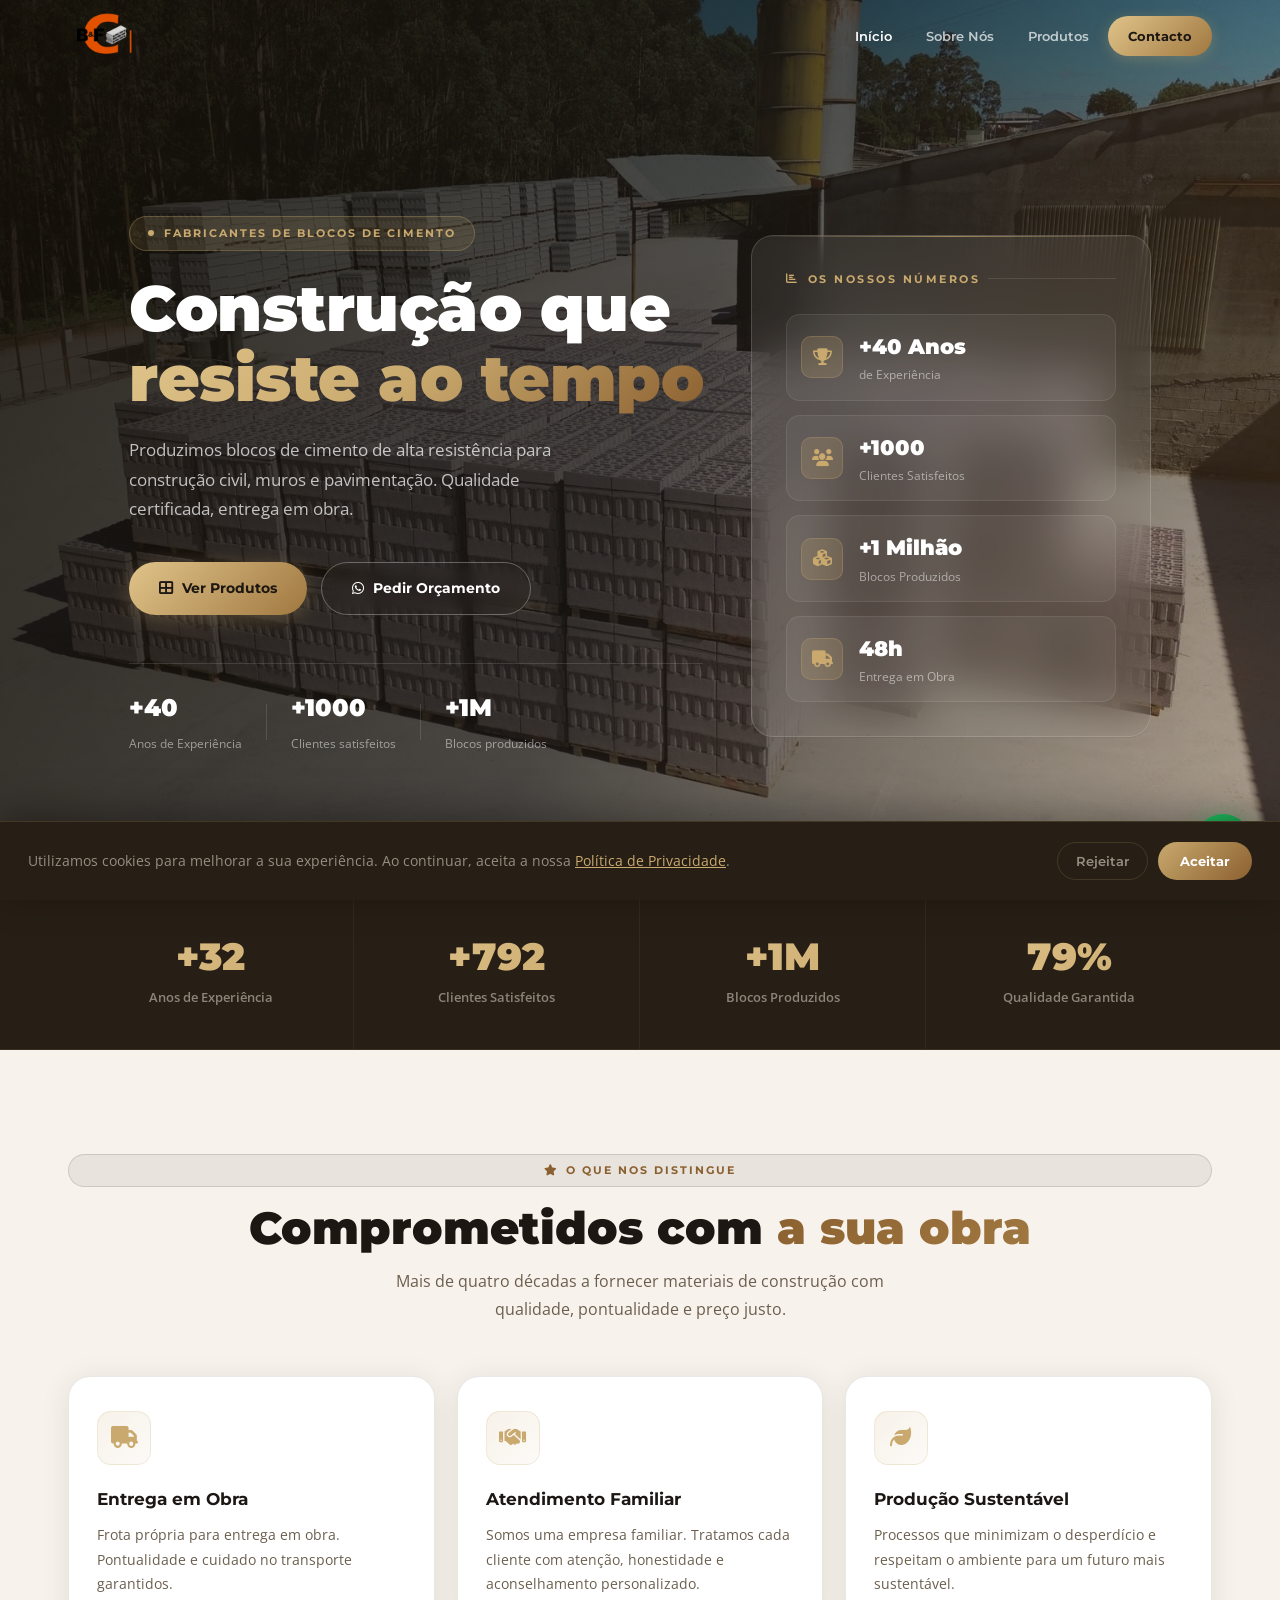
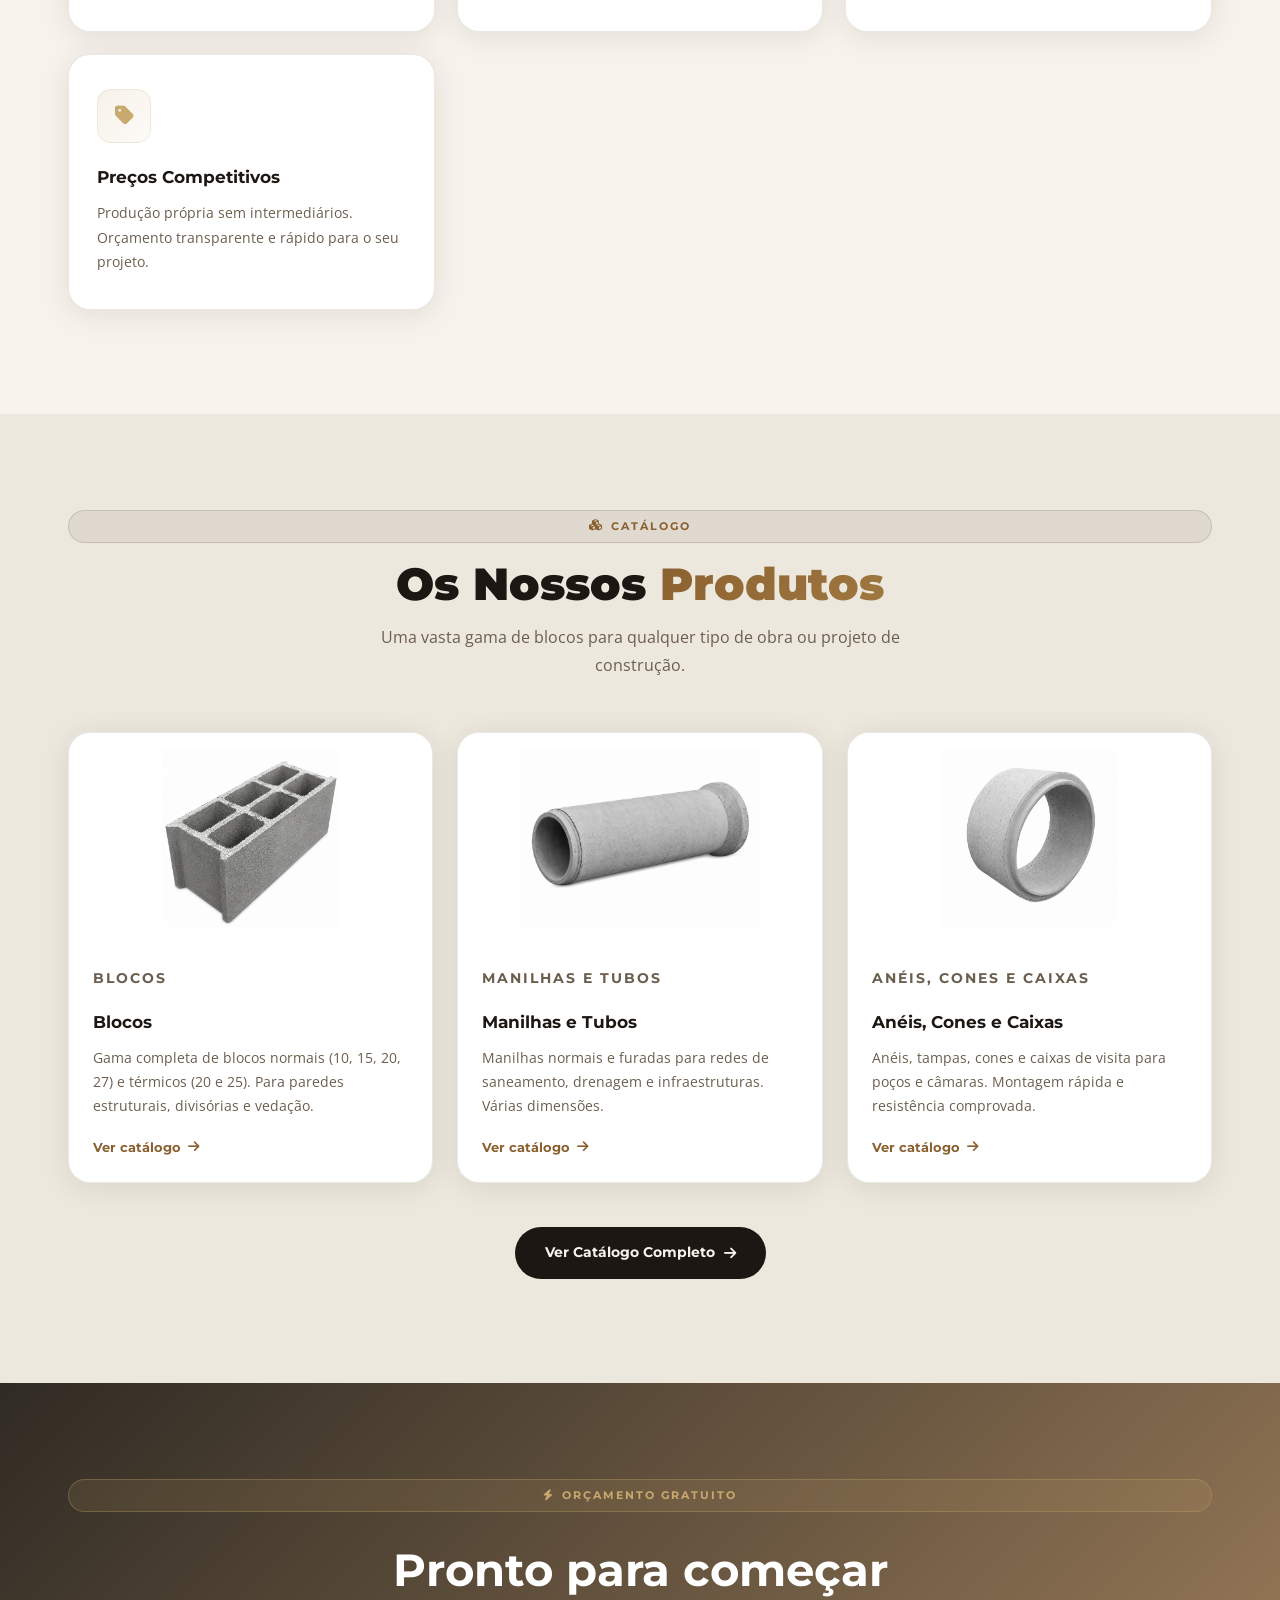
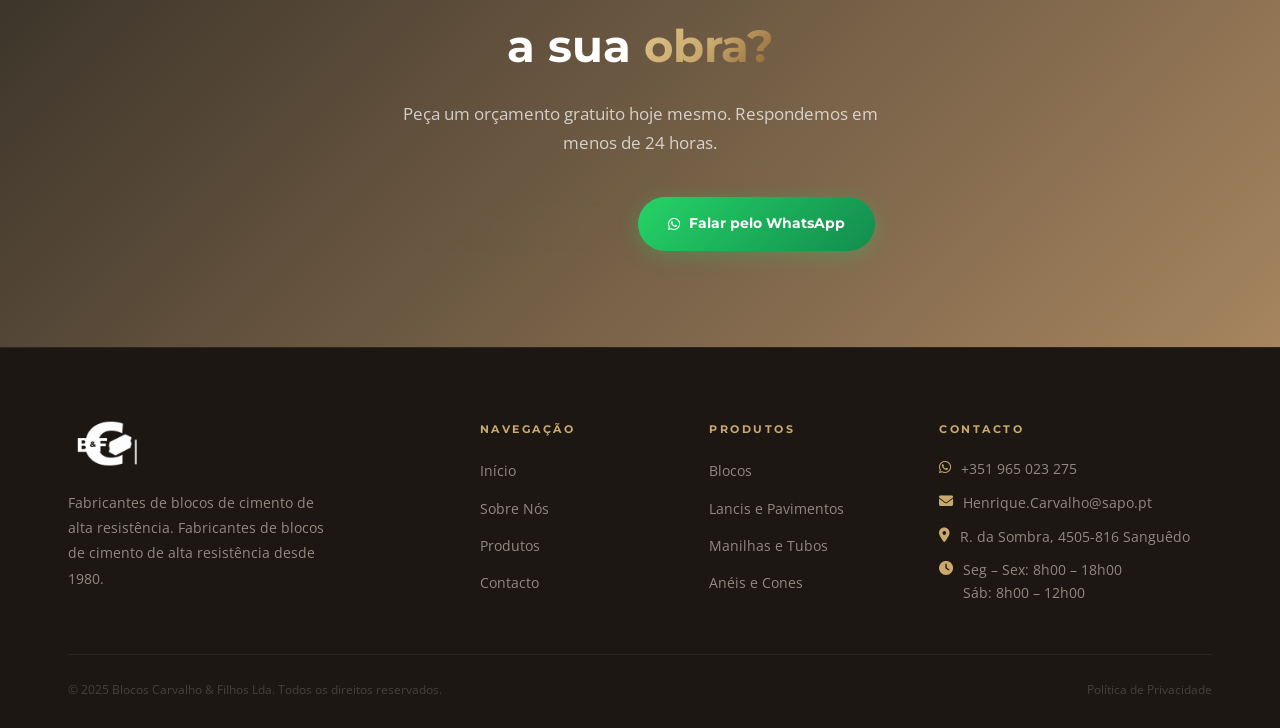
<file: index.html>
﻿<!DOCTYPE html>
<html lang="pt">
<head>
  <meta charset="UTF-8"/>
  <meta name="viewport" content="width=device-width, initial-scale=1.0"/>
  <title>Blocos Carvalho & Filhos Lda — Fabricantes de Blocos de Cimento em Sanguêdo</title>
  <meta name="description" content="Fabricantes de blocos de cimento, manilhas, anéis e cones em Sanguêdo, Aveiro. Mais de 40 Anos de Experiência. Entrega em obra. Peça orçamento gratuito."/>
  <meta name="keywords" content="blocos cimento, manilhas betão, blocos normais, blocos térmicos, Sanguêdo, Aveiro, construção civil"/>
  <meta property="og:title" content="Blocos Carvalho & Filhos Lda"/>
  <meta property="og:description" content="Fabricantes de blocos de cimento de alta resistência em Sanguêdo. Entrega em obra, orçamento gratuito."/>
  <meta property="og:image" content="https://blocoscarvalho.pt/fotos/DJI_0059.jpg"/>
  <meta property="og:type" content="website"/>
  <meta name="robots" content="index, follow"/>
  <link rel="canonical" href="https://blocoscarvalho.pt/"/>
    <script type="application/ld+json">
  {"@context":"https://schema.org","@type":"LocalBusiness","name":"Blocos Carvalho & Filhos Lda","image":"https://blocoscarvalho.pt/fotos/DJI_0059.jpg","url":"https://blocoscarvalho.pt","telephone":["+351965023275","+351227453420"],"email":"Henrique.Carvalho@sapo.pt","address":{"@type":"PostalAddress","streetAddress":"R. da Sombra","addressLocality":"Sanguêdo","postalCode":"4505-816","addressCountry":"PT"},"openingHoursSpecification":[{"@type":"OpeningHoursSpecification","dayOfWeek":["Monday","Tuesday","Wednesday","Thursday","Friday"],"opens":"08:00","closes":"18:00"},{"@type":"OpeningHoursSpecification","dayOfWeek":"Saturday","opens":"08:00","closes":"12:00"}],"description":"Fabricantes de blocos de cimento de alta resistência em Sanguêdo, Aveiro. Mais de 40 anos de experiência."}
  </script><link rel="icon" href="logo.png" type="image/png"/>
  <link rel="stylesheet" href="style.css"/>
  <link rel="stylesheet" href="https://cdnjs.cloudflare.com/ajax/libs/font-awesome/6.5.0/css/all.min.css"/>
</head>
<body>

<header id="navbar" class="nav-hero">
  <div class="container nav-inner">
    <a href="/" class="logo"><img src="logo.png" alt="Blocos Carvalho &amp; Filhos" class="logo-img"/></a>
    <ul class="nav-links">
      <li><a href="/" class="active">Início</a></li>
      <li><a href="sobre.html">Sobre Nós</a></li>
      <li><a href="produtos.html">Produtos</a></li>
      <li class="cta"><a href="contacto.html">Contacto</a></li>
    </ul>
    <button class="hamburger" id="hamburger"><i class="fas fa-bars"></i></button>
  </div>
</header>

<nav class="mobile-nav" id="mobileNav">
  <a href="/" class="active" onclick="closeMenu()">Início</a>
  <a href="sobre.html" onclick="closeMenu()">Sobre Nós</a>
  <a href="produtos.html" onclick="closeMenu()">Produtos</a>
  <a href="contacto.html" onclick="closeMenu()" class="m-cta"><i class="fas fa-envelope"></i> Contacto</a>
</nav>

<!-- HERO -->
<section class="hero page-content">
  <div class="hero-bg-img"></div>
  <div class="hero-overlay"></div>
  <div class="container">
    <div class="hero-inner">
      <div>
        <div class="hero-eyebrow"><span class="dot"></span> Fabricantes de Blocos de Cimento</div>
        <h1>Construção que<br><span class="grad-text">resiste ao tempo</span></h1>
        <p class="hero-desc">Produzimos blocos de cimento de alta resistência para construção civil, muros e pavimentação. Qualidade certificada, entrega em obra.</p>
        <div class="hero-btns">
          <a href="produtos.html" class="btn btn-gold"><i class="fas fa-th-large"></i> Ver Produtos</a>
          <a href="https://wa.me/351965023275?text=Olá!%20Gostaria%20de%20pedir%20um%20orçamento." target="_blank" class="btn btn-ghost-dark"><i class="fab fa-whatsapp"></i> Pedir Orçamento</a>
        </div>
        <div class="hero-proof">
          <div class="hero-proof-stat"><strong>+40</strong><span>Anos de Experiência</span></div>
          <div class="hero-proof-div"></div>
          <div class="hero-proof-stat"><strong>+1000</strong><span>Clientes satisfeitos</span></div>
          <div class="hero-proof-div"></div>
          <div class="hero-proof-stat"><strong>+1M</strong><span>Blocos produzidos</span></div>
        </div>
      </div>
      <div class="hero-card-3d" id="heroCard">
        <div class="hero-card-inner">
          <div class="card-label"><i class="fas fa-chart-bar"></i> Os nossos números</div>
          <div class="stat-rows">
            <div class="stat-row"><div class="stat-icon"><i class="fas fa-trophy"></i></div><div><div class="stat-val">+40 Anos</div><div class="stat-lbl">de Experiência</div></div></div>
            <div class="stat-row"><div class="stat-icon"><i class="fas fa-users"></i></div><div><div class="stat-val">+1000</div><div class="stat-lbl">Clientes Satisfeitos</div></div></div>
            <div class="stat-row"><div class="stat-icon"><i class="fas fa-cubes"></i></div><div><div class="stat-val">+1 Milhão</div><div class="stat-lbl">Blocos Produzidos</div></div></div>
            <div class="stat-row"><div class="stat-icon"><i class="fas fa-truck"></i></div><div><div class="stat-val">48h</div><div class="stat-lbl">Entrega em Obra</div></div></div>
          </div>
        </div>
      </div>
    </div>
  </div>
</section>

<!-- STATS BAR -->
<div class="stats-bar">
  <div class="container">
    <div class="stats-bar-grid">
      <div class="stats-bar-item reveal"><span class="stats-num">+40</span><span class="stats-lbl">Anos de Experiência</span></div>
      <div class="stats-bar-item reveal reveal-delay-1"><span class="stats-num">+1000</span><span class="stats-lbl">Clientes Satisfeitos</span></div>
      <div class="stats-bar-item reveal reveal-delay-2"><span class="stats-num">+1M</span><span class="stats-lbl">Blocos Produzidos</span></div>
      <div class="stats-bar-item reveal reveal-delay-3"><span class="stats-num">100%</span><span class="stats-lbl">Qualidade Garantida</span></div>
    </div>
  </div>
</div>

<!-- FEATURES -->
<section class="section section-light">
  <div class="container">
    <div class="tag tag-light center"><i class="fas fa-star"></i> O que nos distingue</div>
    <h2 class="section-title dark center">Comprometidos com <span class="grad-text-dark">a sua obra</span></h2>
    <p class="sub dark center">Mais de quatro décadas a fornecer materiais de construção com qualidade, pontualidade e preço justo.</p>
    <div class="features-grid">
      <div class="feature-card reveal"><div class="feature-icon"><i class="fas fa-truck"></i></div><h3>Entrega em Obra</h3><p>Frota própria para entrega em obra. Pontualidade e cuidado no transporte garantidos.</p></div>
      <div class="feature-card reveal reveal-delay-1"><div class="feature-icon"><i class="fas fa-handshake"></i></div><h3>Atendimento Familiar</h3><p>Somos uma empresa familiar. Tratamos cada cliente com atenção, honestidade e aconselhamento personalizado.</p></div>
      <div class="feature-card reveal reveal-delay-2"><div class="feature-icon"><i class="fas fa-leaf"></i></div><h3>Produção Sustentável</h3><p>Processos que minimizam o desperdício e respeitam o ambiente para um futuro mais sustentável.</p></div>
      <div class="feature-card reveal"><div class="feature-icon"><i class="fas fa-tag"></i></div><h3>Preços Competitivos</h3><p>Produção própria sem intermediários. Orçamento transparente e rápido para o seu projeto.</p></div>
    </div>
  </div>
</section>

<!-- PRODUTOS PREVIEW -->
<section class="section section-alt" style="padding-top:0;">
  <div class="container" style="padding-top:96px;">
    <div class="tag tag-light center"><i class="fas fa-cubes"></i> Catálogo</div>
    <h2 class="section-title dark center">Os Nossos <span class="grad-text-dark">Produtos</span></h2>
    <p class="sub dark center">Uma vasta gama de blocos para qualquer tipo de obra ou projeto de construção.</p>
    <div class="prod-preview-grid">
      <div class="prod-prev-card reveal">
        <div class="prod-img-wrap">
          <img src="bloconormal.png" alt="Blocos Normais"/>
        </div>
        <div class="prod-prev-body">
          <p class="prod-cat-tag">Blocos</p>
          <h3>Blocos</h3>
          <p>Gama completa de blocos normais (10, 15, 20, 27) e térmicos (20 e 25). Para paredes estruturais, divisórias e vedação.</p>
          <a href="produtos.html" class="prod-link">Ver catálogo <i class="fas fa-arrow-right"></i></a>
        </div>
      </div>
      <div class="prod-prev-card reveal reveal-delay-1">
        <div class="prod-img-wrap">
          <img src="manilhasnormais.png" alt="Manilhas Normais"/>
        </div>
        <div class="prod-prev-body">
          <p class="prod-cat-tag">Manilhas e Tubos</p>
          <h3>Manilhas e Tubos</h3>
          <p>Manilhas normais e furadas para redes de saneamento, drenagem e infraestruturas. Várias dimensões.</p>
          <a href="produtos.html" class="prod-link">Ver catálogo <i class="fas fa-arrow-right"></i></a>
        </div>
      </div>
      <div class="prod-prev-card reveal reveal-delay-2">
        <div class="prod-img-wrap">
          <img src="aneis.png" alt="Anéis e Cones"/>
        </div>
        <div class="prod-prev-body">
          <p class="prod-cat-tag">Anéis, Cones e Caixas</p>
          <h3>Anéis, Cones e Caixas</h3>
          <p>Anéis, tampas, cones e caixas de visita para poços e câmaras. Montagem rápida e resistência comprovada.</p>
          <a href="produtos.html" class="prod-link">Ver catálogo <i class="fas fa-arrow-right"></i></a>
        </div>
      </div>
    </div>
    <div style="text-align:center;margin-top:44px;">
      <a href="produtos.html" class="btn btn-dark">Ver Catálogo Completo <i class="fas fa-arrow-right"></i></a>
    </div>
  </div>
</section>

<!-- CTA -->
<section class="cta-section">
  <div class="container">
    <div class="tag tag-dark center" style="margin-bottom:20px;"><i class="fas fa-bolt"></i> Orçamento Gratuito</div>
    <h2>Pronto para começar<br>a sua <span class="grad-text">obra?</span></h2>
    <p>Peça um orçamento gratuito hoje mesmo. Respondemos em menos de 24 horas.</p>
    <div class="cta-btns">
      <a href="contacto.html" class="btn btn-ghost-dark"><i class="fas fa-envelope"></i> Enviar Mensagem</a>
      <a href="https://wa.me/351965023275?text=Olá!%20Gostaria%20de%20pedir%20um%20orçamento." target="_blank" class="btn btn-whatsapp"><i class="fab fa-whatsapp"></i> Falar pelo WhatsApp</a>
    </div>
  </div>
</section>

<!-- FOOTER -->
<footer class="footer">
  <div class="container">
    <div class="footer-grid">
      <div class="footer-brand">
        <div class="logo"><img src="logo.png" alt="Blocos Carvalho &amp; Filhos" class="logo-img logo-img-footer"/></div>
        <p>Fabricantes de blocos de cimento de alta resistência. Fabricantes de blocos de cimento de alta resistência desde 1980.</p>
      </div>
      <div class="footer-col"><h5>Navegação</h5><ul><li><a href="/">Início</a></li><li><a href="sobre.html">Sobre Nós</a></li><li><a href="produtos.html">Produtos</a></li><li><a href="contacto.html">Contacto</a></li></ul></div>
      <div class="footer-col"><h5>Produtos</h5><ul><li><a href="produtos.html">Blocos</a></li><li><a href="produtos.html">Lancis e Pavimentos</a></li><li><a href="produtos.html">Manilhas e Tubos</a></li><li><a href="produtos.html">Anéis e Cones</a></li><li></li></ul></div>
      <div class="footer-col"><h5>Contacto</h5><ul class="footer-contact-list"><li><i class="fab fa-whatsapp"></i><a href="https://wa.me/351965023275">+351 965 023 275</a></li><li><i class="fas fa-envelope"></i><a href="mailto:Henrique.Carvalho@sapo.pt">Henrique.Carvalho@sapo.pt</a></li><li><i class="fas fa-map-marker-alt"></i><span>R. da Sombra, 4505-816 Sanguêdo</span></li><li><i class="fas fa-clock"></i><span>Seg – Sex: 8h00 – 18h00<br>Sáb: 8h00 – 12h00</span></li></ul></div>
    </div>
    <div class="footer-bottom">
      <p>&copy; 2025 Blocos Carvalho &amp; Filhos Lda. Todos os direitos reservados.</p>
      <div class="footer-bottom-links"><a href="#">Política de Privacidade</a></div>
    </div>
  </div>
</footer>


<div class="cookie-banner hidden" id="cookieBanner">
  <p>Utilizamos cookies para melhorar a sua experiência. Ao continuar, aceita a nossa <a href="#">Política de Privacidade</a>.</p>
  <div class="cookie-banner-btns">
    <button class="btn-cookie-reject" id="cookieReject">Rejeitar</button>
    <button class="btn-cookie-accept" id="cookieAccept">Aceitar</button>
  </div>
</div>
<a href="https://wa.me/351965023275?text=Olá!%20Gostaria%20de%20pedir%20um%20orçamento." target="_blank" class="wa-float">
  <i class="fab fa-whatsapp"></i><span class="wa-tip">Pedir Orçamento</span>
</a>

<script src="script.js"></script>
</body>
</html>
</file>
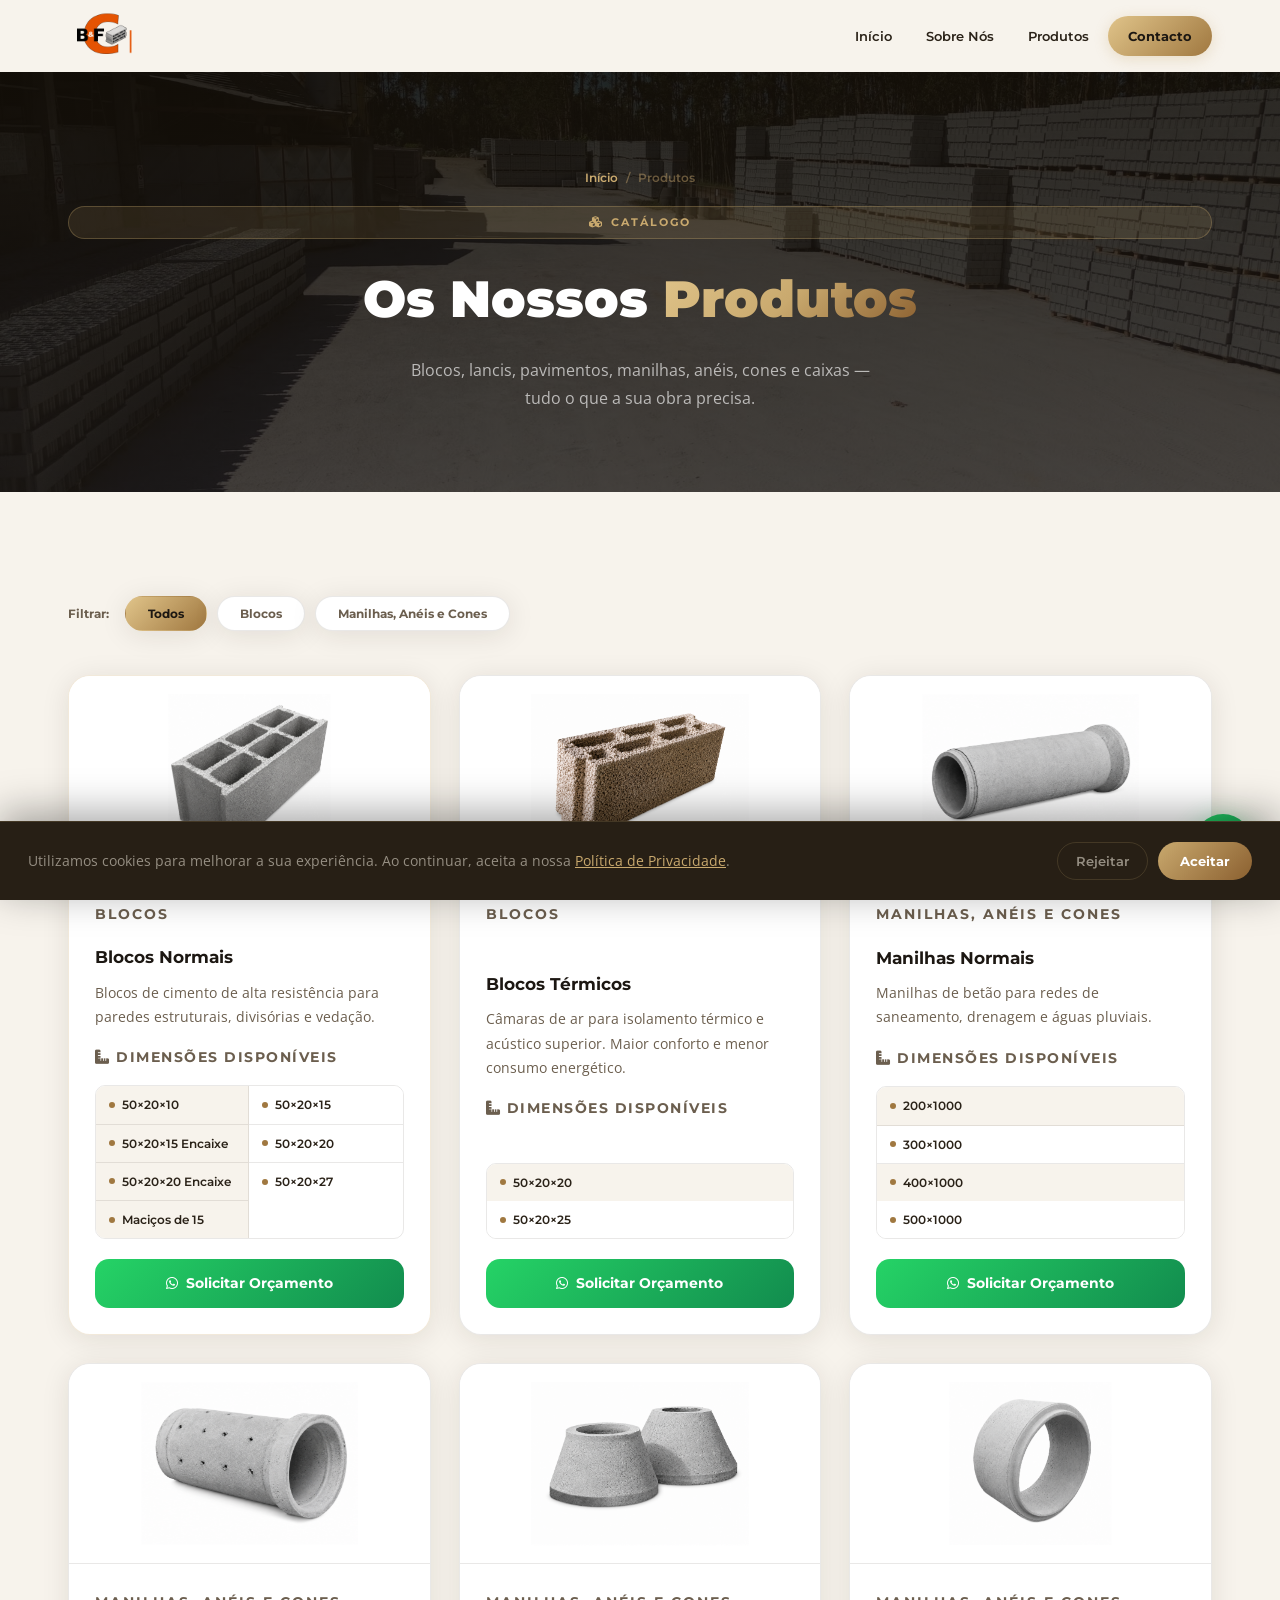
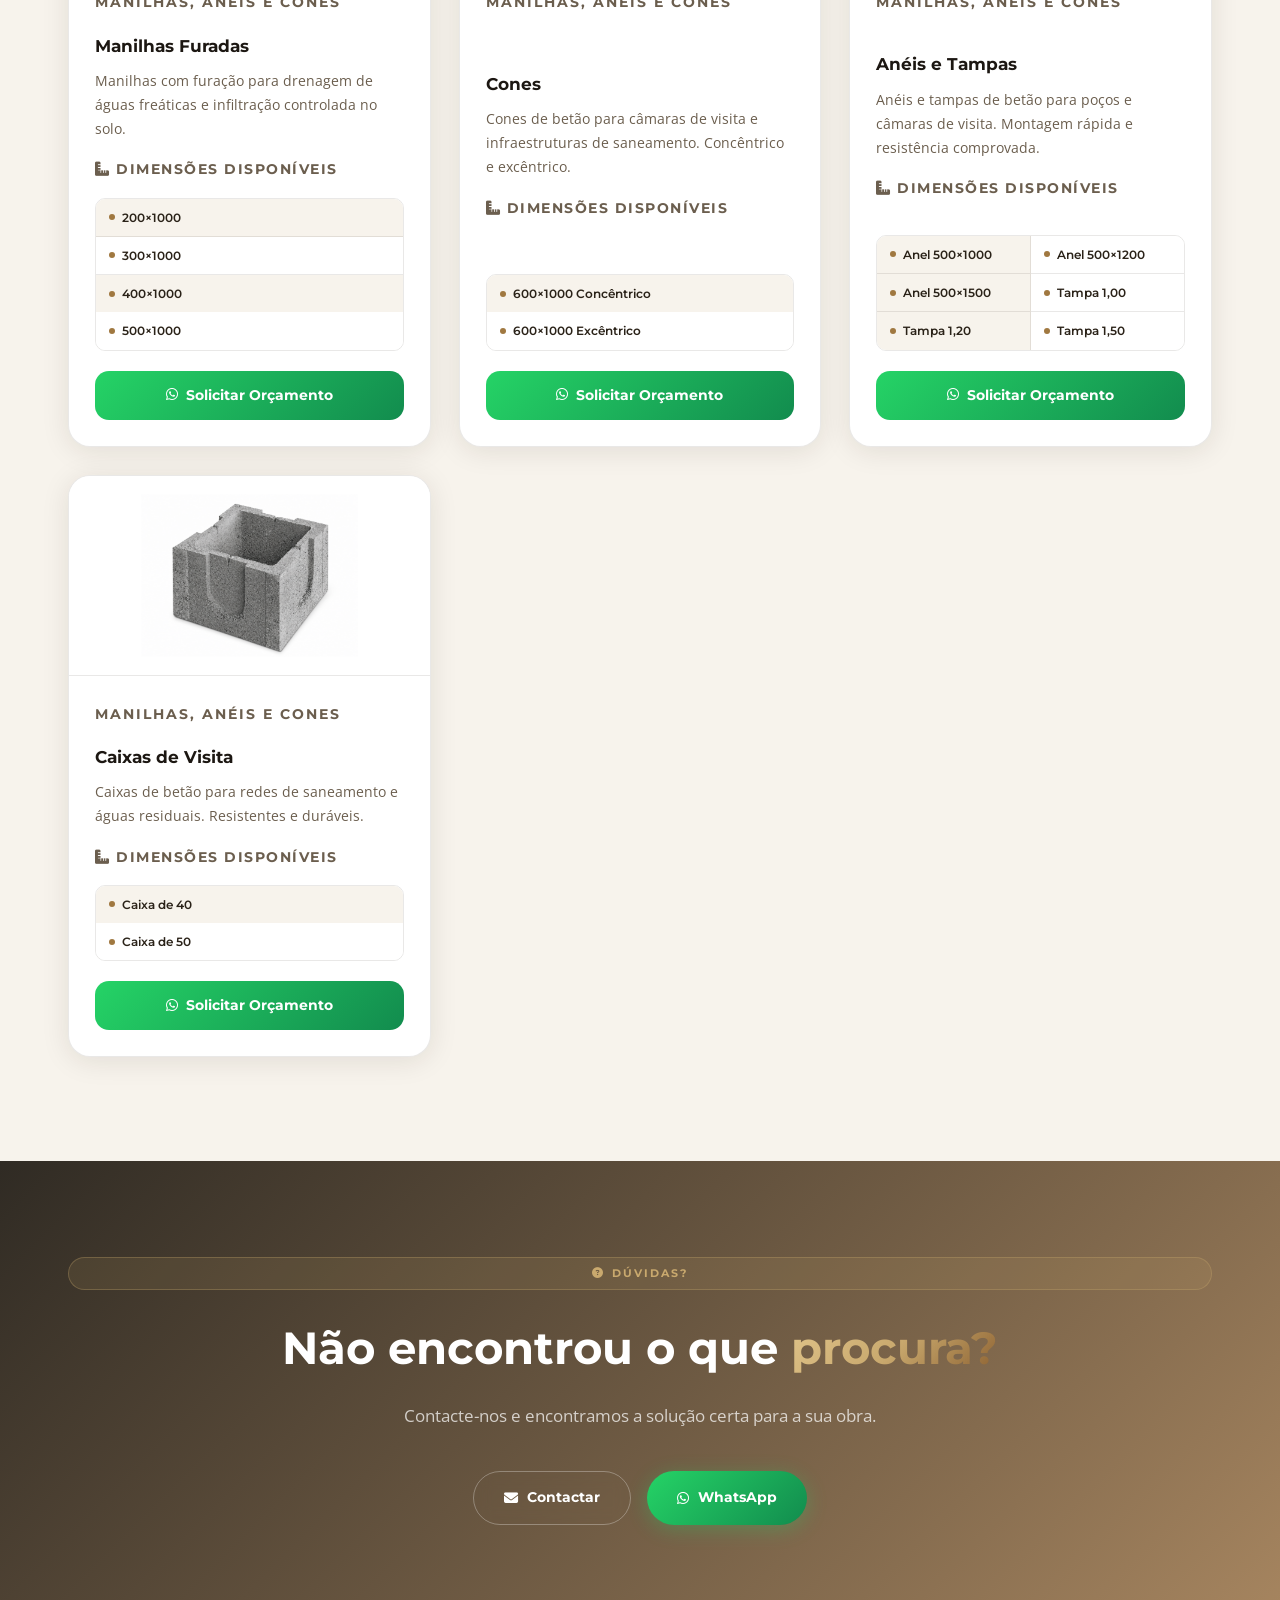
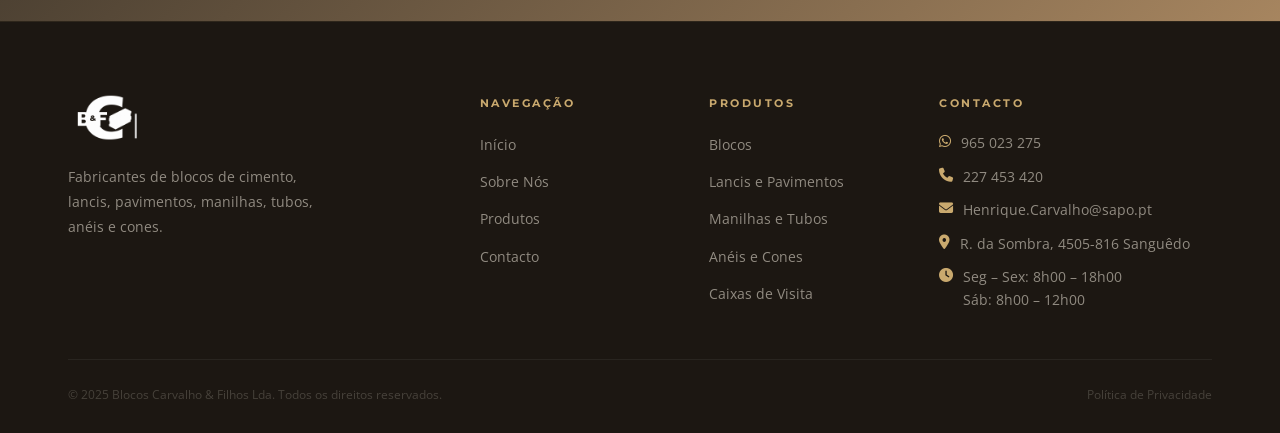
<file: produtos.html>
﻿<!DOCTYPE html>
<html lang="pt">
<head>
  <meta charset="UTF-8"/><meta name="viewport" content="width=device-width, initial-scale=1.0"/>
  <title>Produtos — Blocos Carvalho & Filhos Lda</title>
  <meta name="description" content="Catálogo completo de blocos de cimento normais e térmicos, manilhas, anéis, cones e caixas de visita. Várias dimensões disponíveis. Peça orçamento gratuito."/>
  <meta property="og:title" content="Produtos — Blocos Carvalho & Filhos Lda"/>
  <meta property="og:description" content="Blocos normais, térmicos, manilhas, anéis, cones e caixas de visita. Fabricação própria em Sanguêdo."/>
  <meta property="og:image" content="https://blocoscarvalho.pt/fotos/DJI_0056.jpg"/>
  <meta property="og:type" content="website"/>
  <meta name="robots" content="index, follow"/>
    <link rel="canonical" href="https://blocoscarvalho.pt/produtos.html"/>
  <script type="application/ld+json">
  {"@context":"https://schema.org","@type":"LocalBusiness","name":"Blocos Carvalho & Filhos Lda","image":"https://blocoscarvalho.pt/fotos/DJI_0059.jpg","url":"https://blocoscarvalho.pt","telephone":["+351965023275","+351227453420"],"email":"Henrique.Carvalho@sapo.pt","address":{"@type":"PostalAddress","streetAddress":"R. da Sombra","addressLocality":"Sanguêdo","postalCode":"4505-816","addressCountry":"PT"},"openingHoursSpecification":[{"@type":"OpeningHoursSpecification","dayOfWeek":["Monday","Tuesday","Wednesday","Thursday","Friday"],"opens":"08:00","closes":"18:00"},{"@type":"OpeningHoursSpecification","dayOfWeek":"Saturday","opens":"08:00","closes":"12:00"}],"description":"Fabricantes de blocos de cimento de alta resistência em Sanguêdo, Aveiro. Mais de 40 anos de experiência."}
  </script><link rel="icon" href="logo.png" type="image/png"/>
  <link rel="stylesheet" href="style.css"/>
  <link rel="stylesheet" href="https://cdnjs.cloudflare.com/ajax/libs/font-awesome/6.5.0/css/all.min.css"/>
</head>
<body>
<header id="navbar">
  <div class="container nav-inner">
    <a href="/" class="logo"><img src="logo.png" alt="Blocos Carvalho &amp; Filhos" class="logo-img"/></a>
    <ul class="nav-links">
      <li><a href="/">Início</a></li>
      <li><a href="sobre.html">Sobre Nós</a></li>
      <li><a href="produtos.html" class="active">Produtos</a></li>
      <li class="cta"><a href="contacto.html">Contacto</a></li>
    </ul>
    <button class="hamburger" id="hamburger"><i class="fas fa-bars"></i></button>
  </div>
</header>
<nav class="mobile-nav" id="mobileNav">
  <a href="/" onclick="closeMenu()">Início</a>
  <a href="sobre.html" onclick="closeMenu()">Sobre Nós</a>
  <a href="produtos.html" class="active" onclick="closeMenu()">Produtos</a>
  <a href="contacto.html" onclick="closeMenu()" class="m-cta"><i class="fas fa-envelope"></i> Contacto</a>
</nav>

<div class="page-content">
  <section class="page-hero">
    <div class="page-hero-bg" style="background-image:url('fotos/DJI_0056.jpg')"></div>
    <div class="page-hero-overlay"></div>
    <div class="container">
      <div class="breadcrumb"><a href="/">Início</a> / <span>Produtos</span></div>
      <div class="tag tag-dark center" style="margin-bottom:16px;"><i class="fas fa-cubes"></i> Catálogo</div>
      <h1>Os Nossos <span class="grad-text">Produtos</span></h1>
      <p>Blocos, lancis, pavimentos, manilhas, anéis, cones e caixas — tudo o que a sua obra precisa.</p>
    </div>
  </section>

  <section class="section section-light">
    <div class="container">

      <div class="filter-bar">
        <span style="font-family:Montserrat;font-weight:700;font-size:.78rem;color:var(--text-s);margin-right:6px;">Filtrar:</span>
        <button class="filter-btn active" data-filter="all">Todos</button>
        <button class="filter-btn" data-filter="blocos">Blocos</button>
        <button class="filter-btn" data-filter="manilhas">Manilhas, Anéis e Cones</button>
      </div>

      <div class="products-grid" id="prodGrid">

        <!-- BLOCOS NORMAIS -->
        <div class="product-card featured reveal" data-cat="blocos">
          <div class="product-img"><img src="bloconormal.png" alt="Blocos Normais"/></div><div class="product-body">
            <p class="prod-cat">Blocos</p>
            <h3>Blocos Normais</h3>
            <p>Blocos de cimento de alta resistência para paredes estruturais, divisórias e vedação.</p>
            <p class="dims-label"><i class="fas fa-ruler-combined"></i> Dimensões disponíveis</p>
            <ul class="dims-list">
              <li>50×20×10</li>
              <li>50×20×15</li>
              <li>50×20×15 Encaixe</li>
              <li>50×20×20</li>
              <li>50×20×20 Encaixe</li>
              <li>50×20×27</li>
              <li>Maciços de 15</li>
            </ul>
            <a href="https://wa.me/351965023275?text=Olá!%20Quero%20orçamento%20para%20Blocos%20Normais." target="_blank" class="btn-wa"><i class="fab fa-whatsapp"></i> Solicitar Orçamento</a>
          </div>
        </div>

        <!-- BLOCOS TÉRMICOS -->
        <div class="product-card reveal reveal-delay-1" data-cat="blocos">
          <div class="product-img"><img src="blocotermico.png" alt="Blocos Térmicos"/></div><div class="product-body">
            <p class="prod-cat">Blocos</p>
            <h3>Blocos Térmicos</h3>
            <p>Câmaras de ar para isolamento térmico e acústico superior. Maior conforto e menor consumo energético.</p>
            <p class="dims-label"><i class="fas fa-ruler-combined"></i> Dimensões disponíveis</p>
            <ul class="dims-list single-col">
              <li>50×20×20</li>
              <li>50×20×25</li>
            </ul>
            <a href="https://wa.me/351965023275?text=Olá!%20Quero%20orçamento%20para%20Blocos%20Térmicos." target="_blank" class="btn-wa"><i class="fab fa-whatsapp"></i> Solicitar Orçamento</a>
          </div>
        </div>


        <!-- MANILHAS NORMAIS -->
        <div class="product-card reveal" data-cat="manilhas">
          <div class="product-img"><img src="manilhasnormais.png" alt="Manilhas Normais"/></div><div class="product-body">
            <p class="prod-cat">Manilhas, Anéis e Cones</p>
            <h3>Manilhas Normais</h3>
            <p>Manilhas de betão para redes de saneamento, drenagem e águas pluviais.</p>
            <p class="dims-label"><i class="fas fa-ruler-combined"></i> Dimensões disponíveis</p>
            <ul class="dims-list single-col">
              <li>200×1000</li>
              <li>300×1000</li>
              <li>400×1000</li>
              <li>500×1000</li>
            </ul>
            <a href="https://wa.me/351965023275?text=Olá!%20Quero%20orçamento%20para%20Manilhas%20Normais." target="_blank" class="btn-wa"><i class="fab fa-whatsapp"></i> Solicitar Orçamento</a>
          </div>
        </div>

        <!-- MANILHAS FURADAS -->
        <div class="product-card reveal reveal-delay-1" data-cat="manilhas">
          <div class="product-img"><img src="manilhasfuradas.png" alt="Manilhas Furadas"/></div>
          <div class="product-body">
            <p class="prod-cat">Manilhas, Anéis e Cones</p>
            <h3>Manilhas Furadas</h3>
            <p>Manilhas com furação para drenagem de águas freáticas e infiltração controlada no solo.</p>
            <p class="dims-label"><i class="fas fa-ruler-combined"></i> Dimensões disponíveis</p>
            <ul class="dims-list single-col">
              <li>200×1000</li>
              <li>300×1000</li>
              <li>400×1000</li>
              <li>500×1000</li>
            </ul>
            <a href="https://wa.me/351965023275?text=Olá!%20Quero%20orçamento%20para%20Manilhas%20Furadas." target="_blank" class="btn-wa"><i class="fab fa-whatsapp"></i> Solicitar Orçamento</a>
          </div>
        </div>

        <!-- CONES -->
        <div class="product-card reveal reveal-delay-2" data-cat="manilhas">
          <div class="product-img"><img src="coneconcentrico.png" alt="Cones"/></div>
          <div class="product-body">
            <p class="prod-cat">Manilhas, Anéis e Cones</p>
            <h3>Cones</h3>
            <p>Cones de betão para câmaras de visita e infraestruturas de saneamento. Concêntrico e excêntrico.</p>
            <p class="dims-label"><i class="fas fa-ruler-combined"></i> Dimensões disponíveis</p>
            <ul class="dims-list single-col">
              <li>600×1000 Concêntrico</li>
              <li>600×1000 Excêntrico</li>
            </ul>
            <a href="https://wa.me/351965023275?text=Olá!%20Quero%20orçamento%20para%20Cones." target="_blank" class="btn-wa"><i class="fab fa-whatsapp"></i> Solicitar Orçamento</a>
          </div>
        </div>

        <!-- ANÉIS E TAMPAS -->
        <div class="product-card reveal" data-cat="manilhas">
          <div class="product-img"><img src="aneis.png" alt="Anéis e Tampas"/></div>
          <div class="product-body">
            <p class="prod-cat">Manilhas, Anéis e Cones</p>
            <h3>Anéis e Tampas</h3>
            <p>Anéis e tampas de betão para poços e câmaras de visita. Montagem rápida e resistência comprovada.</p>
            <p class="dims-label"><i class="fas fa-ruler-combined"></i> Dimensões disponíveis</p>
            <ul class="dims-list">
              <li>Anel 500×1000</li>
              <li>Anel 500×1200</li>
              <li>Anel 500×1500</li>
              <li>Tampa 1,00</li>
              <li>Tampa 1,20</li>
              <li>Tampa 1,50</li>
            </ul>
            <a href="https://wa.me/351965023275?text=Olá!%20Quero%20orçamento%20para%20Anéis%20e%20Tampas." target="_blank" class="btn-wa"><i class="fab fa-whatsapp"></i> Solicitar Orçamento</a>
          </div>
        </div>

        <!-- CAIXAS DE VISITA -->
        <div class="product-card reveal reveal-delay-1" data-cat="manilhas">
          <div class="product-img"><img src="caixasvisita.png" alt="Caixas de Visita"/></div>
          <div class="product-body">
            <p class="prod-cat">Manilhas, Anéis e Cones</p>
            <h3>Caixas de Visita</h3>
            <p>Caixas de betão para redes de saneamento e águas residuais. Resistentes e duráveis.</p>
            <p class="dims-label"><i class="fas fa-ruler-combined"></i> Dimensões disponíveis</p>
            <ul class="dims-list single-col">
              <li>Caixa de 40</li>
              <li>Caixa de 50</li>
            </ul>
            <a href="https://wa.me/351965023275?text=Olá!%20Quero%20orçamento%20para%20Caixas%20de%20Visita." target="_blank" class="btn-wa"><i class="fab fa-whatsapp"></i> Solicitar Orçamento</a>
          </div>
        </div>

      </div>
    </div>
  </section>

  <section class="cta-section">
    <div class="container">
      <div class="tag tag-dark center" style="margin-bottom:20px;"><i class="fas fa-question-circle"></i> Dúvidas?</div>
      <h2>Não encontrou o que <span class="grad-text">procura?</span></h2>
      <p>Contacte-nos e encontramos a solução certa para a sua obra.</p>
      <div class="cta-btns">
        <a href="contacto.html" class="btn btn-ghost-dark"><i class="fas fa-envelope"></i> Contactar</a>
        <a href="https://wa.me/351965023275?text=Olá!%20Preciso%20de%20um%20produto%20especial." target="_blank" class="btn btn-whatsapp"><i class="fab fa-whatsapp"></i> WhatsApp</a>
      </div>
    </div>
  </section>
</div>

<footer class="footer">
  <div class="container">
    <div class="footer-grid">
      <div class="footer-brand"><div class="logo"><img src="logo.png" alt="Blocos Carvalho &amp; Filhos" class="logo-img logo-img-footer"/></div><p>Fabricantes de blocos de cimento, lancis, pavimentos, manilhas, tubos, anéis e cones.</p></div>
      <div class="footer-col"><h5>Navegação</h5><ul><li><a href="/">Início</a></li><li><a href="sobre.html">Sobre Nós</a></li><li><a href="produtos.html">Produtos</a></li><li><a href="contacto.html">Contacto</a></li></ul></div>
      <div class="footer-col"><h5>Produtos</h5><ul><li><a href="produtos.html">Blocos</a></li><li><a href="produtos.html">Lancis e Pavimentos</a></li><li><a href="produtos.html">Manilhas e Tubos</a></li><li><a href="produtos.html">Anéis e Cones</a></li><li><a href="produtos.html">Caixas de Visita</a></li></ul></div>
      <div class="footer-col"><h5>Contacto</h5><ul class="footer-contact-list"><li><i class="fab fa-whatsapp"></i><a href="https://wa.me/351965023275">965 023 275</a></li><li><i class="fas fa-phone"></i><a href="tel:+351227453420">227 453 420</a></li><li><i class="fas fa-envelope"></i><a href="mailto:Henrique.Carvalho@sapo.pt">Henrique.Carvalho@sapo.pt</a></li><li><i class="fas fa-map-marker-alt"></i><span>R. da Sombra, 4505-816 Sanguêdo</span></li><li><i class="fas fa-clock"></i><span>Seg – Sex: 8h00 – 18h00<br>Sáb: 8h00 – 12h00</span></li></ul></div>
    </div>
    <div class="footer-bottom"><p>&copy; 2025 Blocos Carvalho &amp; Filhos Lda. Todos os direitos reservados.</p><div class="footer-bottom-links"><a href="#">Política de Privacidade</a></div></div>
  </div>
</footer>

<div class="cookie-banner hidden" id="cookieBanner">
  <p>Utilizamos cookies para melhorar a sua experiência. Ao continuar, aceita a nossa <a href="#">Política de Privacidade</a>.</p>
  <div class="cookie-banner-btns">
    <button class="btn-cookie-reject" id="cookieReject">Rejeitar</button>
    <button class="btn-cookie-accept" id="cookieAccept">Aceitar</button>
  </div>
</div>
<a href="https://wa.me/351965023275?text=Olá!%20Gostaria%20de%20pedir%20um%20orçamento." target="_blank" class="wa-float"><i class="fab fa-whatsapp"></i><span class="wa-tip">Pedir Orçamento</span></a>
<script src="script.js"></script>
</body>
</html>
</file>
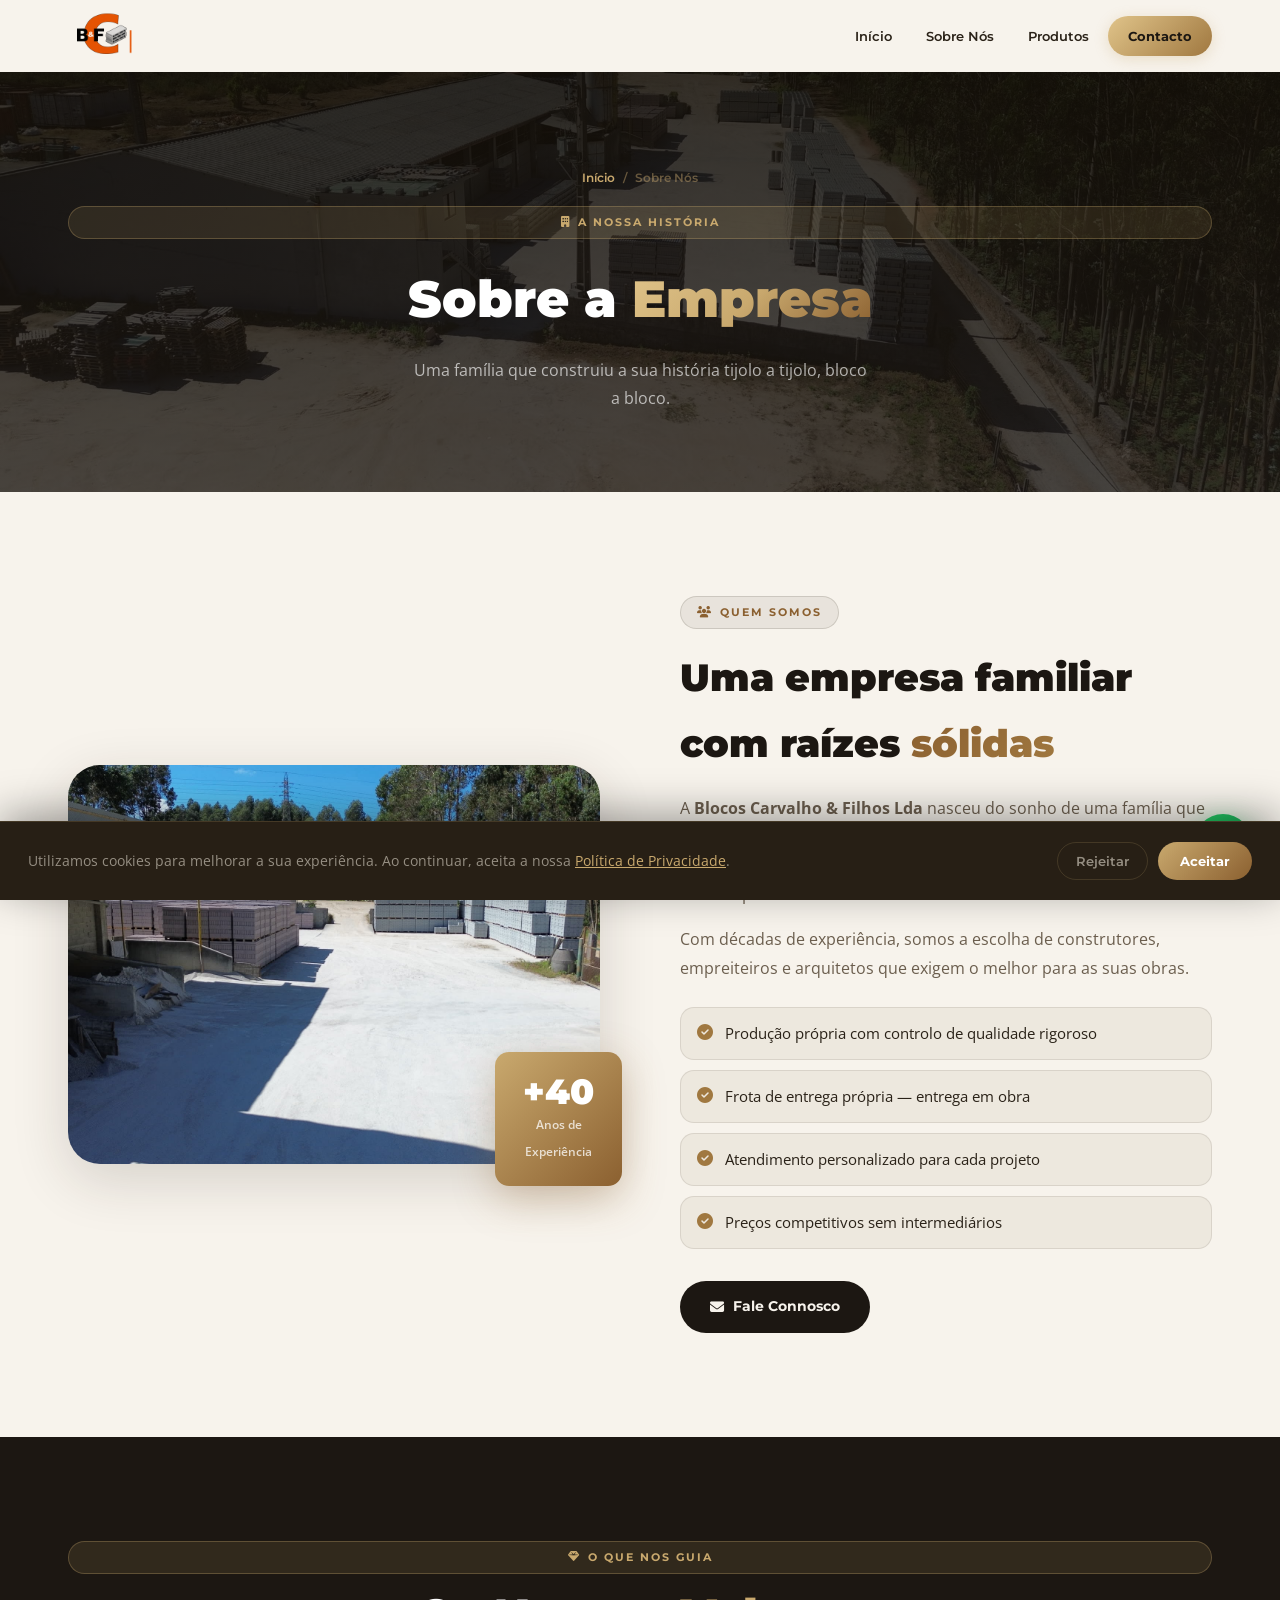
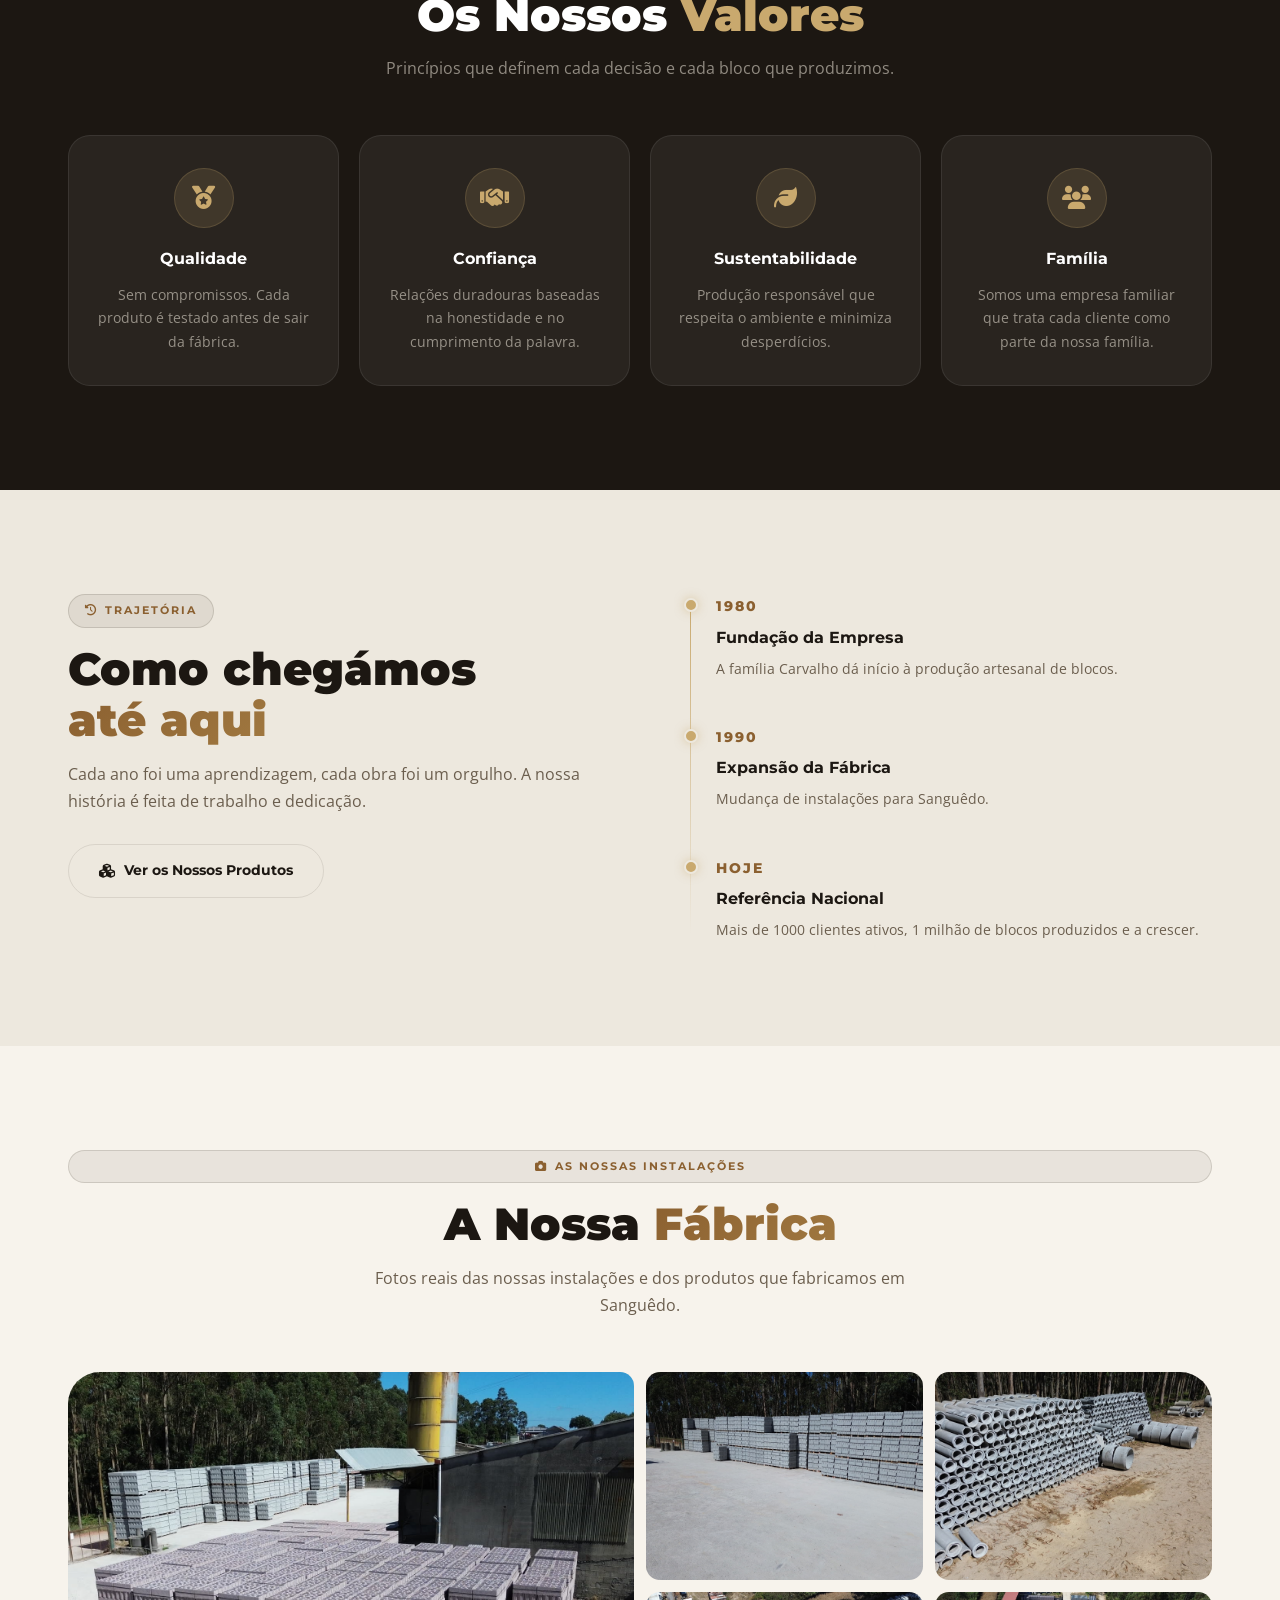
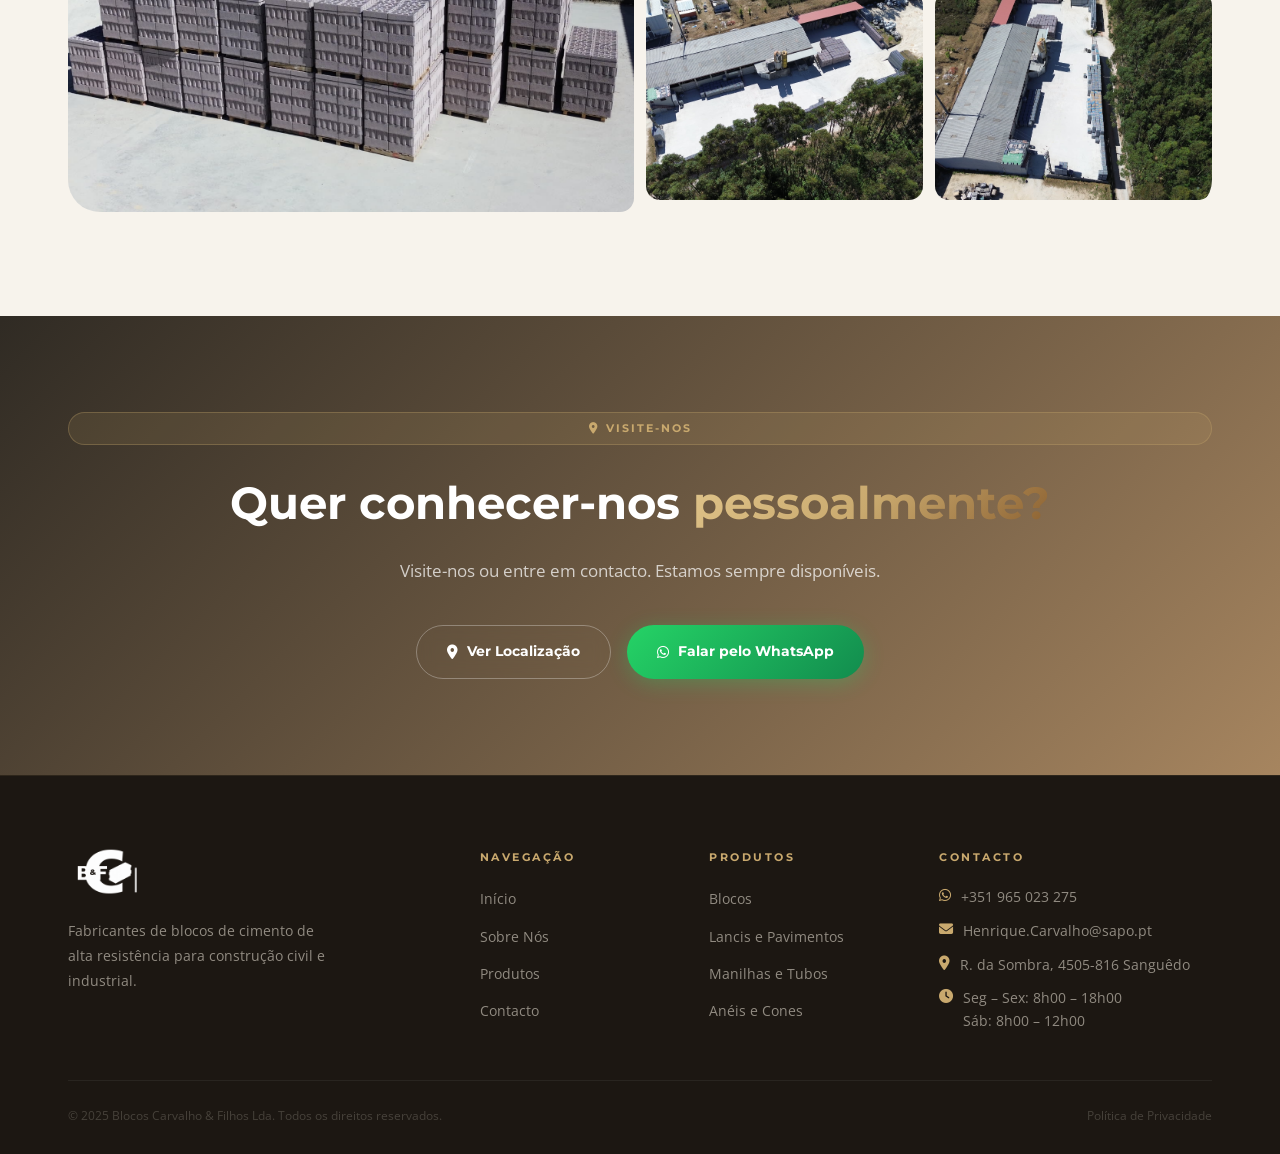
<file: sobre.html>
﻿<!DOCTYPE html>
<html lang="pt">
<head>
  <meta charset="UTF-8"/><meta name="viewport" content="width=device-width, initial-scale=1.0"/>
  <title>Sobre Nós — Blocos Carvalho & Filhos Lda</title>
  <meta name="description" content="Conheça a história da Blocos Carvalho & Filhos Lda, empresa familiar em Sanguêdo com mais de 40 anos a fabricar blocos de cimento de alta resistência."/>
  <meta property="og:title" content="Sobre Nós — Blocos Carvalho & Filhos Lda"/>
  <meta property="og:description" content="Empresa familiar com raízes sólidas em Sanguêdo. Mais de 40 Anos de Experiência na produção de blocos de cimento."/>
  <meta property="og:image" content="https://blocoscarvalho.pt/fotos/DJI_0064.jpg"/>
  <meta property="og:type" content="website"/>
  <meta name="robots" content="index, follow"/>
    <link rel="canonical" href="https://blocoscarvalho.pt/sobre.html"/>
  <script type="application/ld+json">
  {"@context":"https://schema.org","@type":"LocalBusiness","name":"Blocos Carvalho & Filhos Lda","image":"https://blocoscarvalho.pt/fotos/DJI_0059.jpg","url":"https://blocoscarvalho.pt","telephone":["+351965023275","+351227453420"],"email":"Henrique.Carvalho@sapo.pt","address":{"@type":"PostalAddress","streetAddress":"R. da Sombra","addressLocality":"Sanguêdo","postalCode":"4505-816","addressCountry":"PT"},"openingHoursSpecification":[{"@type":"OpeningHoursSpecification","dayOfWeek":["Monday","Tuesday","Wednesday","Thursday","Friday"],"opens":"08:00","closes":"18:00"},{"@type":"OpeningHoursSpecification","dayOfWeek":"Saturday","opens":"08:00","closes":"12:00"}],"description":"Fabricantes de blocos de cimento de alta resistência em Sanguêdo, Aveiro. Mais de 40 anos de experiência."}
  </script><link rel="icon" href="logo.png" type="image/png"/>
  <link rel="stylesheet" href="style.css"/>
  <link rel="stylesheet" href="https://cdnjs.cloudflare.com/ajax/libs/font-awesome/6.5.0/css/all.min.css"/>
</head>
<body>
<header id="navbar">
  <div class="container nav-inner">
    <a href="/" class="logo"><img src="logo.png" alt="Blocos Carvalho &amp; Filhos" class="logo-img"/></a>
    <ul class="nav-links">
      <li><a href="/">Início</a></li>
      <li><a href="sobre.html" class="active">Sobre Nós</a></li>
      <li><a href="produtos.html">Produtos</a></li>
      <li class="cta"><a href="contacto.html">Contacto</a></li>
    </ul>
    <button class="hamburger" id="hamburger"><i class="fas fa-bars"></i></button>
  </div>
</header>
<nav class="mobile-nav" id="mobileNav">
  <a href="/" onclick="closeMenu()">Início</a>
  <a href="sobre.html" class="active" onclick="closeMenu()">Sobre Nós</a>
  <a href="produtos.html" onclick="closeMenu()">Produtos</a>
  <a href="contacto.html" onclick="closeMenu()" class="m-cta"><i class="fas fa-envelope"></i> Contacto</a>
</nav>

<div class="page-content">
  <section class="page-hero">
    <div class="page-hero-bg" style="background-image:url('fotos/DJI_0064.jpg')"></div>
    <div class="page-hero-overlay"></div>
    <div class="container">
      <div class="breadcrumb"><a href="/">Início</a> / <span>Sobre Nós</span></div>
      <div class="tag tag-dark center" style="margin-bottom:16px;"><i class="fas fa-building"></i> A Nossa História</div>
      <h1>Sobre a <span class="grad-text">Empresa</span></h1>
      <p>Uma família que construiu a sua história tijolo a tijolo, bloco a bloco.</p>
    </div>
  </section>

  <!-- SOBRE -->
  <section class="section section-light">
    <div class="container">
      <div class="sobre-grid">
        <div class="sobre-visual reveal">
          <div class="sobre-img-main">
            <img src="fotos/DJI_0057.jpg" alt="Fábrica Blocos Carvalho"/>
          </div>
          <div class="sobre-float-badge"><strong>+40</strong><span>Anos de<br>Experiência</span></div>
        </div>
        <div class="sobre-content reveal reveal-delay-1">
          <div class="tag tag-light"><i class="fas fa-users"></i> Quem somos</div>
          <h2>Uma empresa familiar<br>com raízes <span class="grad-text-dark">sólidas</span></h2>
          <p>A <strong>Blocos Carvalho &amp; Filhos Lda</strong> nasceu do sonho de uma família que acredita que uma boa construção começa com materiais de qualidade. Fundada, crescemos de uma pequena oficina familiar para uma empresa de referência.</p>
          <p>Com décadas de experiência, somos a escolha de construtores, empreiteiros e arquitetos que exigem o melhor para as suas obras.</p>
          <ul class="check-list">
            <li><i class="fas fa-check-circle"></i><span>Produção própria com controlo de qualidade rigoroso</span></li>
            <li><i class="fas fa-check-circle"></i><span>Frota de entrega própria — entrega em obra</span></li>
            <li><i class="fas fa-check-circle"></i><span>Atendimento personalizado para cada projeto</span></li>
            <li><i class="fas fa-check-circle"></i><span>Preços competitivos sem intermediários</span></li>
          </ul>
          <a href="contacto.html" class="btn btn-dark" style="margin-top:8px;"><i class="fas fa-envelope"></i> Fale Connosco</a>
        </div>
      </div>
    </div>
  </section>

  <!-- VALORES -->
  <section class="section section-dark">
    <div class="container">
      <div class="tag tag-dark center"><i class="fas fa-gem"></i> O que nos guia</div>
      <h2 class="section-title light center">Os Nossos <span class="accent-gold">Valores</span></h2>
      <p class="sub light center">Princípios que definem cada decisão e cada bloco que produzimos.</p>
      <div class="values-grid">
        <div class="value-card reveal"><div class="value-icon"><i class="fas fa-medal"></i></div><h4>Qualidade</h4><p>Sem compromissos. Cada produto é testado antes de sair da fábrica.</p></div>
        <div class="value-card reveal reveal-delay-1"><div class="value-icon"><i class="fas fa-handshake"></i></div><h4>Confiança</h4><p>Relações duradouras baseadas na honestidade e no cumprimento da palavra.</p></div>
        <div class="value-card reveal reveal-delay-2"><div class="value-icon"><i class="fas fa-leaf"></i></div><h4>Sustentabilidade</h4><p>Produção responsável que respeita o ambiente e minimiza desperdícios.</p></div>
        <div class="value-card reveal reveal-delay-3"><div class="value-icon"><i class="fas fa-users"></i></div><h4>Família</h4><p>Somos uma empresa familiar que trata cada cliente como parte da nossa família.</p></div>
      </div>
    </div>
  </section>

  <!-- TIMELINE -->
  <section class="section section-alt">
    <div class="container">
      <div style="display:grid;grid-template-columns:1fr 1fr;gap:80px;align-items:start;">
        <div class="reveal">
          <div class="tag tag-light"><i class="fas fa-history"></i> Trajetória</div>
          <h2 class="section-title dark">Como chegámos<br><span class="grad-text-dark">até aqui</span></h2>
          <p class="sub dark" style="margin-bottom:28px;">Cada ano foi uma aprendizagem, cada obra foi um orgulho. A nossa história é feita de trabalho e dedicação.</p>
          <a href="produtos.html" class="btn btn-ghost-light"><i class="fas fa-cubes"></i> Ver os Nossos Produtos</a>
        </div>
        <div class="timeline reveal reveal-delay-1" style="--dark:#1c1712;">
          <div class="tl-item" style="--tl-dot-border:var(--cream-2);">
            <div class="tl-dot" style="border-color:var(--cream-2);"></div>
            <p class="tl-year" style="color:var(--bronze);">1980</p>
            <h4 style="color:var(--dark);">Fundação da Empresa</h4>
            <p style="color:var(--text-s);">A família Carvalho dá início à produção artesanal de blocos.</p>
          </div>
          <div class="tl-item">
            <div class="tl-dot" style="border-color:var(--cream-2);"></div>
            <p class="tl-year" style="color:var(--bronze);">1990</p>
            <h4 style="color:var(--dark);">Expansão da Fábrica</h4>
            <p style="color:var(--text-s);">Mudança de instalações para Sanguêdo.</p>
          </div> <div class="tl-item">
            <div class="tl-dot" style="border-color:var(--cream-2);"></div>
            <p class="tl-year" style="color:var(--bronze);">Hoje</p>
            <h4 style="color:var(--dark);">Referência Nacional</h4>
            <p style="color:var(--text-s);">Mais de 1000 clientes ativos, 1 milhão de blocos produzidos e a crescer.</p>
          </div>
        </div>
      </div>
    </div>
  </section>

  <!-- GALERIA -->
  <section class="section section-light">
    <div class="container">
      <div class="tag tag-light center"><i class="fas fa-camera"></i> As Nossas Instalações</div>
      <h2 class="section-title dark center">A Nossa <span class="grad-text-dark">Fábrica</span></h2>
      <p class="sub dark center">Fotos reais das nossas instalações e dos produtos que fabricamos em Sanguêdo.</p>
      <div class="photo-gallery reveal">
        <div class="gallery-main">
          <img src="fotos/DJI_0059.jpg" alt="Stock de blocos em paletes"/>
        </div>
        <div class="gallery-side">
          <img src="fotos/DJI_0055.jpg" alt="Blocos armazenados no pátio"/>
          <img src="fotos/DJI_0060.jpg" alt="Manilhas de betão"/>
          <img src="fotos/DJI_0053.jpg" alt="Vista aérea da fábrica"/>
          <img src="fotos/DJI_0054.jpg" alt="Vista aérea das instalações"/>
        </div>
      </div>
    </div>
  </section>

  <section class="cta-section">
    <div class="container">
      <div class="tag tag-dark center" style="margin-bottom:20px;"><i class="fas fa-map-marker-alt"></i> Visite-nos</div>
      <h2>Quer conhecer-nos <span class="grad-text">pessoalmente?</span></h2>
      <p>Visite-nos ou entre em contacto. Estamos sempre disponíveis.</p>
      <div class="cta-btns">
        <a href="contacto.html" class="btn btn-ghost-dark"><i class="fas fa-map-marker-alt"></i> Ver Localização</a>
        <a href="https://wa.me/351965023275" target="_blank" class="btn btn-whatsapp"><i class="fab fa-whatsapp"></i> Falar pelo WhatsApp</a>
      </div>
    </div>
  </section>
</div>

<footer class="footer">
  <div class="container">
    <div class="footer-grid">
      <div class="footer-brand"><div class="logo"><img src="logo.png" alt="Blocos Carvalho &amp; Filhos" class="logo-img logo-img-footer"/></div><p>Fabricantes de blocos de cimento de alta resistência para construção civil e industrial.</p></div>
      <div class="footer-col"><h5>Navegação</h5><ul><li><a href="/">Início</a></li><li><a href="sobre.html">Sobre Nós</a></li><li><a href="produtos.html">Produtos</a></li><li><a href="contacto.html">Contacto</a></li></ul></div>
      <div class="footer-col"><h5>Produtos</h5><ul><li><a href="produtos.html">Blocos</a></li><li><a href="produtos.html">Lancis e Pavimentos</a></li><li><a href="produtos.html">Manilhas e Tubos</a></li><li><a href="produtos.html">Anéis e Cones</a></li></ul></div>
      <div class="footer-col"><h5>Contacto</h5><ul class="footer-contact-list"><li><i class="fab fa-whatsapp"></i><a href="https://wa.me/351965023275">+351 965 023 275</a></li><li><i class="fas fa-envelope"></i><a href="mailto:Henrique.Carvalho@sapo.pt">Henrique.Carvalho@sapo.pt</a></li><li><i class="fas fa-map-marker-alt"></i><span>R. da Sombra, 4505-816 Sanguêdo</span></li><li><i class="fas fa-clock"></i><span>Seg – Sex: 8h00 – 18h00<br>Sáb: 8h00 – 12h00</span></li></ul></div>
    </div>
    <div class="footer-bottom"><p>&copy; 2025 Blocos Carvalho &amp; Filhos Lda. Todos os direitos reservados.</p><div class="footer-bottom-links"><a href="#">Política de Privacidade</a></div></div>
  </div>
</footer>

<div class="cookie-banner hidden" id="cookieBanner">
  <p>Utilizamos cookies para melhorar a sua experiência. Ao continuar, aceita a nossa <a href="#">Política de Privacidade</a>.</p>
  <div class="cookie-banner-btns">
    <button class="btn-cookie-reject" id="cookieReject">Rejeitar</button>
    <button class="btn-cookie-accept" id="cookieAccept">Aceitar</button>
  </div>
</div>
<a href="https://wa.me/351965023275?text=Olá!%20Gostaria%20de%20pedir%20um%20orçamento." target="_blank" class="wa-float"><i class="fab fa-whatsapp"></i><span class="wa-tip">Pedir Orçamento</span></a>
<script src="script.js"></script>
</body>
</html>
</file>
<file: style.css>
/* ============================================================
   BLOCOS CARVALHO — REDESIGN MODERNO & EQUILIBRADO
   ============================================================ */

@import url('https://fonts.googleapis.com/css2?family=Montserrat:wght@300;400;600;700;800;900&family=Open+Sans:wght@300;400;600&display=swap');

:root {
  /* Paleta principal — quente, cimento e dourado */
  --cream:     #f7f3ec;
  --cream-2:   #ede8de;
  --cream-3:   #e2dbd0;
  --dark:      #1c1712;
  --dark-2:    #271f15;
  --dark-3:    #31271a;
  --gold:      #c9a96e;
  --gold-l:    #e0c48a;
  --gold-d:    #a07840;
  --bronze:    #8b6030;
  --cement:    #9a9490;
  --cement-l:  #c4bfb8;
  --white:     #ffffff;
  --text:      #2a2218;
  --text-s:    #6b5e4e;
  --muted-d:   rgba(240,234,220,.55);   /* sobre fundo escuro */
  --border-d:  rgba(201,169,110,.18);
  --border-dl: rgba(201,169,110,.09);
  --glass-d:   rgba(255,255,255,.05);
  --glass-dh:  rgba(255,255,255,.09);
  --border-l:  rgba(42,34,24,.1);
  --green-w:   #25d366;
  --green-wd:  #128c4e;
  --nav-h:     72px;
  --radius:    14px;
  --radius-lg: 22px;
  --radius-xl: 32px;
  --t:         .35s cubic-bezier(.25,.46,.45,.94);
  --tf:        .18s ease;
  --shadow:    0 4px 28px rgba(42,34,24,.10);
  --shadow-lg: 0 16px 56px rgba(42,34,24,.16);
  --shadow-d:  0 24px 64px rgba(0,0,0,.45);
}

*, *::before, *::after { box-sizing: border-box; margin: 0; padding: 0; }
html { scroll-behavior: smooth; }
body {
  font-family: 'Open Sans', sans-serif;
  background: var(--cream);
  color: var(--text);
  line-height: 1.7;
  overflow-x: hidden;
}
a { text-decoration: none; color: inherit; }
img { max-width: 100%; display: block; }
.container { max-width: 1200px; margin: 0 auto; padding: 0 28px; }
h1,h2,h3,h4,h5 { font-family: 'Montserrat', sans-serif; }

/* ===== UTILITY ===== */
.center { text-align: center; }

.tag {
  display: inline-flex; align-items: center; gap: 7px;
  font-family: 'Montserrat', sans-serif; font-weight: 700;
  font-size: .7rem; letter-spacing: 2px; text-transform: uppercase;
  padding: 6px 16px; border-radius: 30px; margin-bottom: 16px;
}
.tag-dark {
  background: rgba(201,169,110,.12);
  border: 1px solid rgba(201,169,110,.3);
  color: var(--gold);
}
.tag-light {
  background: rgba(42,34,24,.07);
  border: 1px solid rgba(42,34,24,.15);
  color: var(--bronze);
}
.tag.center { display: flex; justify-content: center; }

.section-title {
  font-size: clamp(1.9rem, 3.5vw, 2.8rem);
  font-weight: 900; line-height: 1.15; margin-bottom: 14px;
}
.section-title.light { color: var(--white); }
.section-title.dark  { color: var(--dark); }
.accent-gold { color: var(--gold); }
.accent-dark { color: var(--bronze); }

.grad-text {
  background: linear-gradient(135deg, var(--gold-l) 0%, var(--gold) 50%, var(--bronze) 100%);
  -webkit-background-clip: text; -webkit-text-fill-color: transparent; background-clip: text;
}
.grad-text-dark {
  background: linear-gradient(135deg, var(--bronze) 0%, var(--gold-d) 100%);
  -webkit-background-clip: text; -webkit-text-fill-color: transparent; background-clip: text;
}

.sub {
  font-size: 1.02rem; max-width: 560px; margin-bottom: 52px;
}
.sub.light { color: var(--muted-d); }
.sub.dark  { color: var(--text-s); }
.sub.center { margin-left: auto; margin-right: auto; text-align: center; }

/* ===== BUTTONS ===== */
.btn {
  display: inline-flex; align-items: center; gap: 9px;
  padding: 14px 30px; border-radius: 50px;
  font-family: 'Montserrat', sans-serif; font-weight: 700; font-size: .88rem;
  cursor: pointer; transition: var(--t); border: none; outline: none;
}
.btn-gold   { background: linear-gradient(135deg,var(--gold-l),var(--gold-d)); color: var(--dark); box-shadow: 0 4px 20px rgba(201,169,110,.3); }
.btn-gold:hover { transform: translateY(-2px); box-shadow: 0 8px 32px rgba(201,169,110,.45); }
.btn-dark   { background: var(--dark); color: var(--cream); }
.btn-dark:hover { background: var(--dark-2); transform: translateY(-2px); box-shadow: 0 8px 24px rgba(0,0,0,.25); }
.btn-ghost-dark { background: transparent; color: var(--white); border: 1.5px solid rgba(255,255,255,.3); backdrop-filter: blur(8px); }
.btn-ghost-dark:hover { border-color: var(--gold); color: var(--gold); transform: translateY(-2px); }
.btn-ghost-light { background: transparent; color: var(--dark); border: 1.5px solid var(--border-l); }
.btn-ghost-light:hover { border-color: var(--bronze); color: var(--bronze); transform: translateY(-2px); }
.btn-whatsapp { background: linear-gradient(135deg,#25d366,#128c4e); color: #fff; box-shadow: 0 4px 20px rgba(37,211,102,.3); }
.btn-whatsapp:hover { transform: translateY(-2px); box-shadow: 0 8px 28px rgba(37,211,102,.45); }
.btn-full { width: 100%; justify-content: center; }

/* ===== NAVBAR ===== */
#navbar {
  position: fixed; top: 0; left: 0; right: 0; z-index: 1000;
  height: var(--nav-h);
  transition: background var(--t), box-shadow var(--t), border-color var(--t);
}
#navbar.scrolled {
  background: rgba(247,243,236,.95);
  backdrop-filter: blur(20px);
  border-bottom: 1px solid var(--border-l);
  box-shadow: var(--shadow);
}
.nav-inner {
  display: flex; align-items: center; justify-content: space-between; height: 100%;
}
.logo { display: flex; align-items: center; gap: 12px; }
.logo-img { height: 48px; width: auto; display: block; }
.logo-img-footer { height: 52px; filter: brightness(0) invert(1); }
.logo-mark {
  width: 42px; height: 42px; border-radius: 10px;
  background: linear-gradient(135deg, var(--gold), var(--bronze));
  display: flex; align-items: center; justify-content: center;
  color: var(--white); font-family: 'Montserrat', sans-serif;
  font-weight: 900; font-size: 1.25rem;
  box-shadow: 0 4px 14px rgba(139,96,48,.35);
  flex-shrink: 0; overflow: hidden;
}
.logo-mark img { width: 100%; height: 100%; object-fit: contain; }
.logo-text strong {
  display: block; font-family: 'Montserrat', sans-serif;
  font-weight: 900; font-size: .9rem; line-height: 1.2;
}
.logo-text small { font-size: .7rem; color: var(--cement); }

/* navbar no hero = texto branco */
.nav-hero .logo-text strong { color: var(--white); }
.nav-hero .logo-text small  { color: rgba(255,255,255,.55); }
.nav-hero .nav-links li a   { color: rgba(255,255,255,.7); }
.nav-hero .nav-links li a:hover,
.nav-hero .nav-links li a.active { color: var(--white); }

/* navbar scrolled = texto escuro */
#navbar.scrolled .logo-text strong { color: var(--dark); }
#navbar.scrolled .logo-text small  { color: var(--cement); }
#navbar.scrolled .nav-links li a   { color: var(--text-s); }
#navbar.scrolled .nav-links li a:hover,
#navbar.scrolled .nav-links li a.active { color: var(--dark); }

.nav-links { display: flex; align-items: center; gap: 4px; list-style: none; }
.nav-links li a {
  display: block; padding: 8px 15px;
  font-family: 'Montserrat', sans-serif; font-weight: 600; font-size: .83rem;
  border-radius: 8px; transition: color var(--tf), background var(--tf);
}
.nav-links li.cta a {
  background: linear-gradient(135deg, var(--gold-l), var(--gold-d));
  color: var(--dark) !important; padding: 9px 20px; border-radius: 50px; font-weight: 700;
  box-shadow: 0 3px 14px rgba(201,169,110,.3);
}
.nav-links li.cta a:hover { transform: translateY(-1px); box-shadow: 0 6px 20px rgba(201,169,110,.45); }

.hamburger {
  display: none; background: rgba(255,255,255,.1);
  border: 1px solid rgba(255,255,255,.25); border-radius: 8px;
  color: var(--white); font-size: 1.1rem; cursor: pointer; padding: 8px 10px;
  transition: all var(--tf);
}
#navbar.scrolled .hamburger {
  background: var(--cream-2); border-color: var(--border-l); color: var(--dark);
}

.mobile-nav {
  display: none; position: fixed;
  top: var(--nav-h); left: 0; right: 0; bottom: 0;
  background: rgba(247,243,236,.98);
  backdrop-filter: blur(20px);
  z-index: 999; padding: 32px 28px; flex-direction: column; gap: 6px;
}
.mobile-nav.open { display: flex; }
.mobile-nav a {
  display: block; padding: 15px 18px;
  font-family: 'Montserrat', sans-serif; font-weight: 700; font-size: 1.05rem;
  color: var(--text-s); border-radius: var(--radius);
  border: 1px solid transparent; transition: all var(--tf);
}
.mobile-nav a:hover, .mobile-nav a.active { color: var(--bronze); background: var(--cream-2); border-color: var(--border-l); }
.mobile-nav .m-cta {
  margin-top: 12px; background: linear-gradient(135deg, var(--gold-l), var(--gold-d));
  color: var(--dark) !important; display: flex; align-items: center; justify-content: center; gap: 8px;
}

.page-content { padding-top: var(--nav-h); }

/* ===== HERO ===== */
.hero {
  position: relative; min-height: 100vh;
  display: flex; align-items: center; overflow: hidden;
}
.hero-bg-img {
  position: absolute; inset: 0; z-index: 0;
  background-image: url('fotos/DJI_0059.jpg');
  background-size: cover; background-position: center;
}
.hero-overlay {
  position: absolute; inset: 0; z-index: 1;
  background: linear-gradient(110deg,
    rgba(20,15,8,.88) 0%,
    rgba(28,23,18,.75) 50%,
    rgba(139,96,48,.35) 100%
  );
}
.hero-inner {
  position: relative; z-index: 2;
  display: grid; grid-template-columns: 1fr 400px; gap: 48px; align-items: center;
  padding: 60px 0;
}
.hero-eyebrow {
  display: inline-flex; align-items: center; gap: 10px;
  background: rgba(201,169,110,.12); border: 1px solid rgba(201,169,110,.3);
  padding: 7px 18px; border-radius: 50px;
  font-family: 'Montserrat', sans-serif; font-weight: 700;
  font-size: .7rem; letter-spacing: 2px; text-transform: uppercase;
  color: var(--gold); margin-bottom: 22px;
}
.hero-eyebrow .dot {
  width: 6px; height: 6px; border-radius: 50%; background: var(--gold);
  animation: pulse 2s ease infinite;
}
@keyframes pulse { 0%,100%{opacity:1;transform:scale(1)} 50%{opacity:.4;transform:scale(.7)} }

.hero h1 {
  font-size: clamp(2.6rem, 5vw, 4.2rem);
  font-weight: 900; color: var(--white); line-height: 1.1;
  letter-spacing: -.5px; margin-bottom: 22px;
}
.hero-desc { color: rgba(255,255,255,.72); font-size: 1.08rem; max-width: 460px; margin-bottom: 38px; }
.hero-btns { display: flex; gap: 14px; flex-wrap: wrap; margin-bottom: 48px; }
.hero-proof {
  display: flex; align-items: center; gap: 24px;
  padding-top: 24px; border-top: 1px solid rgba(255,255,255,.12);
}
.hero-proof-stat strong {
  display: block; font-family: 'Montserrat', sans-serif;
  font-weight: 900; font-size: 1.5rem; color: var(--white);
}
.hero-proof-stat span { font-size: .78rem; color: rgba(255,255,255,.5); }
.hero-proof-div { width: 1px; height: 36px; background: rgba(255,255,255,.12); }

/* HERO CARD 3D */
.hero-card-3d { perspective: 1000px; }
.hero-card-inner {
  background: rgba(255,255,255,.08);
  backdrop-filter: blur(24px);
  border: 1px solid rgba(255,255,255,.15);
  border-radius: var(--radius-lg); padding: 34px;
  transform-style: preserve-3d; transition: transform var(--t);
  position: relative; overflow: hidden;
}
.hero-card-inner::before {
  content: ''; position: absolute; top: 0; left: 0; right: 0; height: 1px;
  background: linear-gradient(90deg, transparent, rgba(201,169,110,.7), transparent);
}
.card-label {
  font-family: 'Montserrat', sans-serif; font-weight: 700;
  font-size: .68rem; letter-spacing: 2.5px; text-transform: uppercase;
  color: var(--gold); margin-bottom: 26px;
  display: flex; align-items: center; gap: 8px;
}
.card-label::after { content:''; flex:1; height:1px; background: rgba(255,255,255,.1); }
.stat-rows { display: flex; flex-direction: column; gap: 14px; }
.stat-row {
  display: flex; align-items: center; gap: 16px; padding: 14px;
  border-radius: var(--radius);
  background: rgba(255,255,255,.05); border: 1px solid rgba(255,255,255,.08);
  transition: background var(--tf), transform var(--tf);
}
.stat-row:hover { background: rgba(201,169,110,.1); transform: translateX(4px); }
.stat-icon {
  width: 42px; height: 42px; flex-shrink: 0; border-radius: 10px;
  background: rgba(201,169,110,.2); border: 1px solid rgba(201,169,110,.25);
  display: flex; align-items: center; justify-content: center;
  color: var(--gold); font-size: 1.05rem;
}
.stat-val { font-family:'Montserrat',sans-serif; font-weight:900; font-size:1.3rem; color:var(--white); }
.stat-lbl { font-size:.78rem; color:rgba(255,255,255,.5); }

/* ===== STATS BAR ===== */
.stats-bar { background: var(--dark-2); border-bottom: 1px solid rgba(201,169,110,.1); }
.stats-bar-grid { display: grid; grid-template-columns: repeat(4,1fr); }
.stats-bar-item {
  padding: 38px 24px; text-align: center;
  border-right: 1px solid rgba(201,169,110,.08);
  transition: background var(--t);
  position: relative; overflow: hidden;
}
.stats-bar-item:last-child { border-right: none; }
.stats-bar-item::after {
  content:''; position:absolute; bottom:0; left:50%; transform:translateX(-50%);
  width:0; height:2px; background:var(--gold); transition:width var(--t);
}
.stats-bar-item:hover { background: rgba(201,169,110,.05); }
.stats-bar-item:hover::after { width:56%; }
.stats-num {
  font-family:'Montserrat',sans-serif; font-weight:900; font-size:2.4rem; line-height:1;
  background: linear-gradient(135deg, var(--gold-l), var(--gold));
  -webkit-background-clip:text; -webkit-text-fill-color:transparent; background-clip:text;
  display:block; margin-bottom:7px;
}
.stats-lbl { font-size:.82rem; color:rgba(240,234,220,.5); font-weight:600; }

/* ===== SECTION ===== */
.section { padding: 104px 0; position: relative; }
.section-light { background: var(--cream); }
.section-alt   { background: var(--cream-2); }
.section-dark  { background: var(--dark); }
.section-dark2 { background: var(--dark-2); }

/* ===== FEATURES ===== */
.features-grid { display: grid; grid-template-columns: repeat(3,1fr); gap: 22px; }
.feature-card {
  padding: 34px 28px; border-radius: var(--radius-lg);
  background: var(--white); border: 1px solid var(--border-l);
  box-shadow: var(--shadow);
  transition: transform var(--t), box-shadow var(--t), border-color var(--t);
  transform-style: preserve-3d; position: relative; overflow: hidden;
}
.feature-card::before {
  content:''; position:absolute; top:0; left:0; right:0; height:3px;
  background: linear-gradient(90deg, var(--gold-l), var(--bronze));
  transform: scaleX(0); transform-origin: left; transition: transform var(--t);
}
.feature-card:hover { transform: translateY(-8px) rotateX(2deg); box-shadow: var(--shadow-lg); border-color: rgba(201,169,110,.2); }
.feature-card:hover::before { transform: scaleX(1); }
.feature-icon {
  width: 54px; height: 54px; border-radius: 14px; margin-bottom: 20px;
  background: linear-gradient(135deg, rgba(201,169,110,.15), rgba(201,169,110,.05));
  border: 1px solid rgba(201,169,110,.2);
  display: flex; align-items: center; justify-content: center;
  font-size: 1.35rem; color: var(--gold);
  transition: transform var(--t), box-shadow var(--t);
}
.feature-card:hover .feature-icon { transform: scale(1.1); box-shadow: 0 6px 20px rgba(201,169,110,.2); }
.feature-card h3 { font-size: 1.05rem; color: var(--dark); margin-bottom: 10px; }
.feature-card p { color: var(--text-s); font-size: .9rem; }

/* ===== PRODUCTS PREVIEW ===== */
.prod-preview-grid { display: grid; grid-template-columns: repeat(3,1fr); gap: 24px; }
.prod-prev-card {
  border-radius: var(--radius-lg); overflow: hidden;
  background: var(--white); border: 1px solid var(--border-l);
  box-shadow: var(--shadow); display: flex; flex-direction: column;
  transition: transform var(--t), box-shadow var(--t), border-color var(--t);
  transform-style: preserve-3d;
}
.prod-prev-card:hover {
  transform: translateY(-10px) rotateX(2deg);
  box-shadow: var(--shadow-lg); border-color: rgba(201,169,110,.25);
}
.prod-img-wrap {
  height: 210px; overflow: hidden; position: relative;
  background: #ffffff; display:flex; align-items:center; justify-content:center;
}
.prod-img-wrap img {
  width: 100%; height: 100%; object-fit: contain; padding: 16px;
  mix-blend-mode: multiply;
  transition: transform .6s ease;
}
.prod-prev-card:hover .prod-img-wrap img { transform: scale(1.06); }
.prod-img-wrap .prod-img-fallback {
  width: 100%; height: 100%;
  background: linear-gradient(135deg, var(--cream-2), var(--cream-3));
  display: flex; align-items: center; justify-content: center;
  font-size: 3.5rem; color: var(--cement-l);
}
.prod-overlay {
  position: absolute; inset: 0;
  background: linear-gradient(to top, rgba(28,23,18,.5) 0%, transparent 50%);
}
.prod-prev-body { padding: 24px; flex: 1; display: flex; flex-direction: column; }
.prod-cat-tag {
  font-family:'Montserrat',sans-serif; font-weight:700; font-size:.68rem;
  letter-spacing:2px; text-transform:uppercase; color:var(--gold-d); margin-bottom:7px;
}
.prod-prev-body h3 { font-size:1.05rem; color:var(--dark); margin-bottom:9px; }
.prod-prev-body p { color:var(--text-s); font-size:.88rem; flex:1; margin-bottom:18px; }
.prod-link {
  display: inline-flex; align-items: center; gap: 7px;
  font-family:'Montserrat',sans-serif; font-weight:700; font-size:.82rem;
  color: var(--bronze); transition: gap var(--tf);
}
.prod-link:hover { gap: 12px; }

/* ===== TESTIMONIALS ===== */
.testimonials-grid { display: grid; grid-template-columns: repeat(3,1fr); gap: 24px; margin-top: 44px; }
.testimonial-card {
  background: var(--glass-d); border: 1px solid var(--border-d);
  border-radius: var(--radius-lg); padding: 32px 28px;
  display: flex; flex-direction: column; gap: 16px;
  transition: background var(--t), transform var(--t);
}
.testimonial-card:hover { background: var(--glass-dh); transform: translateY(-4px); }
.testimonial-stars { color: var(--gold); font-size: .9rem; display: flex; gap: 3px; }
.testimonial-card p { color: var(--muted-d); font-size: .95rem; line-height: 1.8; flex: 1; font-style: italic; }
.testimonial-author { display: flex; align-items: center; gap: 14px; margin-top: auto; }
.testimonial-avatar {
  width: 44px; height: 44px; border-radius: 50%;
  background: linear-gradient(135deg, var(--gold), var(--bronze));
  display: flex; align-items: center; justify-content: center;
  color: white; font-size: 1rem; flex-shrink: 0;
}
.testimonial-author strong { display: block; color: var(--white); font-size: .9rem; }
.testimonial-author span { color: var(--muted-d); font-size: .78rem; }

/* ===== COOKIE BANNER ===== */
.cookie-banner {
  position: fixed; bottom: 0; left: 0; right: 0; z-index: 9998;
  background: var(--dark-2); border-top: 1px solid var(--border-d);
  padding: 20px 28px;
  display: flex; align-items: center; justify-content: space-between; gap: 20px;
  box-shadow: 0 -8px 40px rgba(0,0,0,.35);
  transform: translateY(0); transition: transform .4s ease;
}
.cookie-banner.hidden { transform: translateY(110%); }
.cookie-banner p { color: var(--muted-d); font-size: .85rem; margin: 0; flex: 1; }
.cookie-banner a { color: var(--gold); text-decoration: underline; }
.cookie-banner-btns { display: flex; gap: 10px; flex-shrink: 0; }
.btn-cookie-accept {
  background: linear-gradient(135deg, var(--gold), var(--bronze));
  color: white; border: none; border-radius: 30px;
  padding: 10px 22px; font-family: 'Montserrat', sans-serif;
  font-weight: 700; font-size: .82rem; cursor: pointer;
  transition: opacity var(--tf);
}
.btn-cookie-accept:hover { opacity: .85; }
.btn-cookie-reject {
  background: transparent; color: var(--muted-d);
  border: 1px solid var(--border-d); border-radius: 30px;
  padding: 10px 18px; font-family: 'Montserrat', sans-serif;
  font-weight: 600; font-size: .82rem; cursor: pointer;
  transition: border-color var(--tf);
}
.btn-cookie-reject:hover { border-color: var(--gold); color: var(--gold); }

/* ===== CTA SECTION ===== */
.cta-section {
  position: relative; padding: 96px 0; overflow: hidden;
  background-image: url('https://images.unsplash.com/photo-1590247813693-5541d1c609fd?w=1600&q=80');
  background-size: cover; background-position: center;
  background-attachment: fixed;
}
.cta-section::before {
  content:''; position:absolute; inset:0;
  background: linear-gradient(135deg, rgba(20,15,8,.88) 0%, rgba(139,96,48,.75) 100%);
}
.cta-section .container { position: relative; z-index: 1; text-align: center; }
.cta-section h2 { font-size: clamp(1.9rem,3.5vw,2.8rem); color: var(--white); margin-bottom: 16px; }
.cta-section p { color: rgba(255,255,255,.72); font-size: 1.05rem; max-width: 480px; margin: 0 auto 40px; }
.cta-btns { display: flex; gap: 16px; justify-content: center; flex-wrap: wrap; }

/* ===== PAGE HERO (inner pages) ===== */
.page-hero {
  position: relative; padding: 96px 0 80px; overflow: hidden;
  text-align: center;
}
.page-hero-bg {
  position: absolute; inset: 0; z-index: 0;
  background-size: cover; background-position: center;
}
.page-hero-overlay {
  position: absolute; inset: 0; z-index: 1;
  background: linear-gradient(180deg, rgba(20,15,8,.85) 0%, rgba(28,23,18,.78) 100%);
}
.page-hero .container { position: relative; z-index: 2; }
.page-hero h1 {
  font-size: clamp(2.2rem,4vw,3.2rem);
  font-weight: 900; color: var(--white); margin-bottom: 14px;
}
.page-hero p { color: rgba(255,255,255,.65); font-size: 1.03rem; max-width: 460px; margin: 0 auto; }
.breadcrumb {
  display: flex; align-items: center; justify-content: center; gap: 8px;
  margin-bottom: 18px; font-family:'Montserrat',sans-serif; font-size:.74rem; font-weight:600;
  color: rgba(201,169,110,.45);
}
.breadcrumb a { color: var(--gold); }

/* ===== SOBRE ===== */
.sobre-grid { display: grid; grid-template-columns: 1fr 1fr; gap: 80px; align-items: center; }
.sobre-visual { position: relative; }
.sobre-img-main {
  width: 100%; aspect-ratio: 4/3; border-radius: var(--radius-xl);
  overflow: hidden; box-shadow: var(--shadow-lg);
  transform-style: preserve-3d; transition: transform var(--t);
}
.sobre-img-main:hover { transform: perspective(600px) rotateY(-4deg) rotateX(2deg); }
.sobre-img-main img { width:100%; height:100%; object-fit:cover; }
.sobre-float-badge {
  position: absolute; bottom:-22px; right:-22px;
  background: linear-gradient(135deg, var(--gold), var(--bronze));
  border-radius: var(--radius); padding: 22px 28px; text-align: center;
  box-shadow: 0 12px 40px rgba(139,96,48,.35);
}
.sobre-float-badge strong {
  display: block; font-family:'Montserrat',sans-serif;
  font-weight:900; font-size:2.2rem; color:var(--white); line-height:1;
}
.sobre-float-badge span { font-size:.78rem; color:rgba(255,255,255,.75); font-weight:600; }

.sobre-content h2 { font-size:clamp(1.9rem,3vw,2.5rem); font-weight:900; color:var(--dark); margin-bottom:18px; }
.sobre-content p { color:var(--text-s); margin-bottom:16px; line-height:1.8; }
.check-list { list-style:none; display:flex; flex-direction:column; gap:10px; margin:24px 0; }
.check-list li {
  display:flex; align-items:flex-start; gap:12px;
  padding:13px 16px; border-radius:var(--radius);
  background:var(--cream-2); border:1px solid var(--border-l);
  transition: background var(--tf), border-color var(--tf);
}
.check-list li:hover { background:var(--cream-3); border-color:rgba(201,169,110,.2); }
.check-list li i { color:var(--gold-d); margin-top:3px; flex-shrink:0; }
.check-list li span { color:var(--text); font-size:.92rem; }

/* PHOTO GALLERY */
.photo-gallery {
  display: grid;
  grid-template-columns: 1fr 1fr;
  gap: 12px;
  margin-top: 40px;
  border-radius: var(--radius-xl);
  overflow: hidden;
}
.gallery-main {
  grid-row: span 2;
}
.gallery-main img {
  width: 100%; height: 100%; object-fit: cover;
  display: block; transition: transform .5s ease;
}
.gallery-side {
  display: grid;
  grid-template-columns: 1fr 1fr;
  gap: 12px;
}
.gallery-side img {
  width: 100%; aspect-ratio: 4/3; object-fit: cover;
  border-radius: var(--radius);
  display: block; transition: transform .5s ease;
}
.gallery-main img:hover,
.gallery-side img:hover { transform: scale(1.03); }
.gallery-main { border-radius: var(--radius); overflow: hidden; }
.gallery-side > * { overflow: hidden; }

/* VALUES */
.values-grid { display: grid; grid-template-columns: repeat(4,1fr); gap: 20px; }
.value-card {
  padding: 32px 22px; border-radius: var(--radius-lg); text-align: center;
  background: rgba(255,255,255,.06);
  border: 1px solid rgba(255,255,255,.08);
  transition: transform var(--t), border-color var(--t), background var(--t);
  transform-style: preserve-3d;
}
.value-card:hover {
  transform: translateY(-8px) rotateX(3deg);
  border-color: rgba(201,169,110,.25); background: rgba(201,169,110,.07);
}
.value-icon {
  width:60px; height:60px; margin:0 auto 18px; border-radius:50%;
  background: rgba(201,169,110,.15); border:1px solid rgba(201,169,110,.2);
  display:flex; align-items:center; justify-content:center;
  font-size:1.45rem; color:var(--gold);
}
.value-card h4 { color:var(--white); font-size:.98rem; margin-bottom:10px; }
.value-card p { color:var(--muted-d); font-size:.87rem; }

/* TIMELINE */
.timeline { position:relative; padding-left:36px; }
.timeline::before {
  content:''; position:absolute; left:10px; top:8px; bottom:8px;
  width:1px; background:linear-gradient(to bottom, var(--gold), transparent);
}
.tl-item { position:relative; margin-bottom:44px; }
.tl-item:last-child { margin-bottom:0; }
.tl-dot {
  position:absolute; left:-32px; top:4px;
  width:14px; height:14px; border-radius:50%;
  background:var(--gold); box-shadow:0 0 10px rgba(201,169,110,.5);
  border:2px solid var(--dark);
}
.tl-year { font-family:'Montserrat',sans-serif; font-weight:800; font-size:.72rem; letter-spacing:2px; color:var(--gold); text-transform:uppercase; margin-bottom:5px; }
.tl-item h4 { color:var(--white); font-size:1rem; margin-bottom:6px; }
.tl-item p { color:var(--muted-d); font-size:.89rem; }

/* ===== PRODUTOS PAGE ===== */
.filter-bar { display:flex; align-items:center; gap:10px; flex-wrap:wrap; margin-bottom:44px; }
.filter-btn {
  padding:9px 22px; border-radius:50px;
  background:var(--white); border:1.5px solid var(--border-l);
  color:var(--text-s); font-family:'Montserrat',sans-serif; font-weight:700; font-size:.78rem;
  cursor:pointer; transition:all var(--tf);
  box-shadow: var(--shadow);
}
.filter-btn:hover { border-color:rgba(201,169,110,.3); color:var(--bronze); }
.filter-btn.active { background:linear-gradient(135deg,var(--gold-l),var(--gold-d)); color:var(--dark); border-color:transparent; }

.products-grid { display:grid; grid-template-columns:repeat(3,1fr); gap:28px; }
.product-card {
  border-radius:var(--radius-lg); overflow:hidden;
  background:var(--white); border:1px solid var(--border-l);
  box-shadow:var(--shadow); display:flex; flex-direction:column;
  transition:transform var(--t), box-shadow var(--t), border-color var(--t);
  transform-style:preserve-3d; position:relative;
}
.product-card.featured { border-color:rgba(201,169,110,.25); }
.product-card:hover {
  transform:translateY(-10px) rotateX(2deg);
  box-shadow:0 32px 64px rgba(42,34,24,.18);
  border-color:rgba(201,169,110,.3);
}
.product-img {
  height:200px; overflow:hidden; position:relative;
  background: #ffffff;
  display:flex; align-items:center; justify-content:center;
  border-bottom: 1px solid var(--border-l);
}
.product-img img { width:100%; height:100%; object-fit:contain; padding:18px; transition:transform .6s ease; mix-blend-mode:multiply; }
.product-card:hover .product-img img { transform:scale(1.06); }
.product-img-fallback {
  width:100%; height:100%;
  background:linear-gradient(135deg,var(--cream-2),var(--cream-3));
  display:flex; align-items:center; justify-content:center;
  font-size:3.5rem; color:var(--cement-l);
}
.prod-badge {
  position:absolute; top:14px; right:14px; z-index:1;
  background:linear-gradient(135deg,var(--gold-l),var(--gold-d));
  color:var(--dark); font-family:'Montserrat',sans-serif;
  font-weight:700; font-size:.68rem; letter-spacing:1px; text-transform:uppercase;
  padding:5px 14px; border-radius:20px;
  box-shadow:0 4px 12px rgba(201,169,110,.3);
}
.product-body { padding:26px; flex:1; display:flex; flex-direction:column; }
.prod-cat { font-family:'Montserrat',sans-serif; font-weight:700; font-size:.68rem; letter-spacing:2px; text-transform:uppercase; color:var(--gold-d); margin-bottom:7px; }
.product-body h3 { font-size:1.08rem; color:var(--dark); margin-bottom:9px; }
.product-body p { color:var(--text-s); font-size:.89rem; margin-bottom:16px; flex:1; }
.dims-label {
  font-family:'Montserrat',sans-serif; font-weight:700; font-size:.68rem;
  letter-spacing:1.5px; text-transform:uppercase; color:var(--bronze);
  margin-bottom:8px;
}
.dims-list {
  list-style:none; margin-bottom:20px;
  display:grid; grid-template-columns:1fr 1fr; gap:0;
  border:1px solid var(--border-l); border-radius:10px; overflow:hidden;
}
.dims-list li {
  padding:8px 13px;
  font-family:'Montserrat',sans-serif; font-weight:600; font-size:.78rem;
  color:var(--text); background:var(--cream);
  border-bottom:1px solid var(--border-l);
  border-right:1px solid var(--border-l);
  display:flex; align-items:center; gap:7px;
  transition:background var(--tf);
}
.dims-list li:nth-child(even) { border-right:none; background:var(--white); }
.dims-list li:nth-last-child(-n+2) { border-bottom:none; }
.dims-list li::before {
  content:''; width:6px; height:6px; border-radius:50%;
  background:var(--gold-d); flex-shrink:0;
}
.dims-list.single-col { grid-template-columns:1fr; }
.dims-list.single-col li { border-right:none; }
.btn-wa {
  display:flex; align-items:center; justify-content:center; gap:8px;
  background:linear-gradient(135deg,#25d366,#128c4e); color:white;
  font-family:'Montserrat',sans-serif; font-weight:700; font-size:.85rem;
  padding:13px; border-radius:var(--radius);
  transition:transform var(--tf), box-shadow var(--tf); margin-top:auto;
}
.btn-wa:hover { transform:translateY(-2px); box-shadow:0 8px 24px rgba(37,211,102,.35); }

/* ===== CONTACTO ===== */
.contact-grid { display:grid; grid-template-columns:1fr 1.3fr; gap:52px; align-items:start; }
.contact-card {
  padding:38px; border-radius:var(--radius-xl);
  background:var(--white); border:1px solid var(--border-l);
  box-shadow:var(--shadow-lg);
}
.contact-card h2 { font-size:1.7rem; color:var(--dark); margin-bottom:10px; }
.contact-card > p { color:var(--text-s); margin-bottom:32px; }
.contact-items { display:flex; flex-direction:column; gap:14px; margin-bottom:32px; }
.contact-item {
  display:flex; align-items:flex-start; gap:14px;
  padding:14px; border-radius:var(--radius);
  background:var(--cream-2); border:1px solid var(--border-l);
  transition:background var(--tf), border-color var(--tf);
}
.contact-item:hover { background:var(--cream-3); border-color:rgba(201,169,110,.2); }
.contact-icon {
  width:42px; height:42px; flex-shrink:0; border-radius:10px;
  background:linear-gradient(135deg,var(--gold-l),var(--gold-d));
  display:flex; align-items:center; justify-content:center;
  color:var(--white); font-size:.95rem;
}
.contact-item-body strong { display:block; font-family:'Montserrat',sans-serif; font-weight:700; font-size:.8rem; color:var(--dark); margin-bottom:2px; }
.contact-item-body a, .contact-item-body span { color:var(--text-s); font-size:.9rem; }
.contact-item-body a:hover { color:var(--bronze); }

.form-card {
  padding:44px; border-radius:var(--radius-xl);
  background:var(--white); border:1px solid var(--border-l);
  box-shadow:var(--shadow-lg);
  position:relative; overflow:hidden;
}
.form-card::before {
  content:''; position:absolute; top:0; left:0; right:0; height:3px;
  background:linear-gradient(90deg, var(--gold-l), var(--bronze));
}
.form-card h3 { font-size:1.25rem; color:var(--dark); margin-bottom:28px; }
.form-row { display:grid; grid-template-columns:1fr 1fr; gap:18px; }
.form-group { margin-bottom:18px; }
.form-group label { display:block; font-family:'Montserrat',sans-serif; font-weight:700; font-size:.78rem; color:var(--text); margin-bottom:7px; }
.form-group input,
.form-group select,
.form-group textarea {
  width:100%; padding:13px 16px;
  background:var(--cream); border:1.5px solid var(--cream-3);
  border-radius:var(--radius); color:var(--text);
  font-family:'Open Sans',sans-serif; font-size:.92rem;
  transition:border-color var(--tf), background var(--tf), box-shadow var(--tf);
  resize:none;
}
.form-group input:focus,
.form-group select:focus,
.form-group textarea:focus {
  outline:none; border-color:var(--gold-d);
  background:var(--white); box-shadow:0 0 0 3px rgba(201,169,110,.1);
}
.form-note { font-size:.77rem; color:var(--cement); margin-top:12px; text-align:center; }

/* MAP */
.map-wrapper {
  border-radius:var(--radius-xl); overflow:hidden;
  border:1px solid var(--border-l); box-shadow:var(--shadow-lg);
  margin-top:52px; position:relative;
}
#map { width:100%; height:480px; }
.map-chip {
  position:absolute; top:18px; left:18px; z-index:500;
  background:rgba(247,243,236,.95); backdrop-filter:blur(16px);
  border:1px solid var(--border-l); border-radius:var(--radius);
  padding:16px 20px; max-width:220px;
  box-shadow:var(--shadow);
}
.map-chip strong { display:block; font-family:'Montserrat',sans-serif; font-weight:800; font-size:.9rem; color:var(--dark); margin-bottom:4px; }
.map-chip p { font-size:.8rem; color:var(--text-s); margin-bottom:10px; }
.map-chip a { display:inline-flex; align-items:center; gap:5px; font-family:'Montserrat',sans-serif; font-weight:700; font-size:.76rem; color:var(--bronze); }

/* ===== FOOTER ===== */
.footer { background:var(--dark); border-top:1px solid rgba(201,169,110,.1); padding:72px 0 28px; }
.footer-grid {
  display:grid; grid-template-columns:2fr 1fr 1fr 1.5fr; gap:48px;
  padding-bottom:48px; border-bottom:1px solid rgba(255,255,255,.06);
}
.footer-brand .logo { margin-bottom:18px; }
.footer-brand .logo-text strong { color:var(--white); }
.footer-brand p { color:var(--muted-d); font-size:.87rem; max-width:260px; line-height:1.8; }
.footer-col h5 { font-family:'Montserrat',sans-serif; font-weight:700; font-size:.7rem; letter-spacing:2.5px; text-transform:uppercase; color:var(--gold); margin-bottom:18px; }
.footer-col ul { list-style:none; display:flex; flex-direction:column; gap:10px; }
.footer-col ul li a { color:var(--muted-d); font-size:.87rem; transition:color var(--tf); }
.footer-col ul li a:hover { color:var(--gold); }
.footer-contact-list { list-style:none; display:flex; flex-direction:column; gap:13px; }
.footer-contact-list li { display:flex; align-items:flex-start; gap:10px; }
.footer-contact-list li i { color:var(--gold); margin-top:3px; flex-shrink:0; font-size:.88rem; }
.footer-contact-list li a,
.footer-contact-list li span { color:var(--muted-d); font-size:.85rem; }
.footer-contact-list li a:hover { color:var(--gold); }
.footer-bottom {
  display:flex; align-items:center; justify-content:space-between;
  padding-top:24px; flex-wrap:wrap; gap:12px;
}
.footer-bottom p { color:rgba(240,234,220,.2); font-size:.78rem; }
.footer-bottom-links { display:flex; gap:20px; }
.footer-bottom-links a { color:rgba(240,234,220,.2); font-size:.78rem; transition:color var(--tf); }
.footer-bottom-links a:hover { color:var(--gold); }

/* ===== WHATSAPP FLOAT ===== */
.wa-float {
  position:fixed; bottom:28px; right:28px; z-index:998;
  width:58px; height:58px; border-radius:50%;
  background:linear-gradient(135deg,#25d366,#128c4e);
  color:#fff; font-size:1.7rem;
  display:flex; align-items:center; justify-content:center;
  box-shadow:0 6px 26px rgba(37,211,102,.45);
  transition:transform var(--t), box-shadow var(--t);
}
.wa-float:hover { transform:scale(1.1); box-shadow:0 10px 36px rgba(37,211,102,.6); }
.wa-tip {
  position:absolute; right:68px; top:50%; transform:translateY(-50%);
  background:var(--dark); color:var(--cream);
  border:1px solid rgba(255,255,255,.1);
  font-family:'Montserrat',sans-serif; font-weight:600; font-size:.75rem;
  padding:7px 13px; border-radius:8px; white-space:nowrap;
  opacity:0; pointer-events:none; transition:opacity var(--tf);
}
.wa-float:hover .wa-tip { opacity:1; }

/* ===== REVEAL ===== */
.reveal { opacity:0; transform:translateY(28px); transition:opacity .65s ease, transform .65s ease; }
.reveal.visible { opacity:1; transform:translateY(0); }
.reveal-delay-1 { transition-delay:.12s; }
.reveal-delay-2 { transition-delay:.24s; }
.reveal-delay-3 { transition-delay:.36s; }
.reveal-scale { opacity:0; transform:scale(.96); transition:opacity .6s ease, transform .6s ease; }
.reveal-scale.visible { opacity:1; transform:scale(1); }

/* ===== RESPONSIVE ===== */
@media(max-width:1024px){
  .hero-inner{grid-template-columns:1fr}.hero-card-3d{display:none}
  .features-grid{grid-template-columns:1fr 1fr}
  .prod-preview-grid{grid-template-columns:1fr 1fr}
  .values-grid{grid-template-columns:1fr 1fr}
  .sobre-grid{grid-template-columns:1fr}.sobre-visual{display:none}
  .photo-gallery{grid-template-columns:1fr}.gallery-main{grid-row:auto}.gallery-side{grid-template-columns:1fr 1fr}
  .testimonials-grid{grid-template-columns:1fr}
  .cookie-banner{flex-direction:column;align-items:flex-start}
  .contact-grid{grid-template-columns:1fr}
  .footer-grid{grid-template-columns:1fr 1fr}
}
@media(max-width:768px){
  .nav-links{display:none}.hamburger{display:flex}
  .stats-bar-grid{grid-template-columns:1fr 1fr}
  .stats-bar-item{border-right:none;border-bottom:1px solid rgba(201,169,110,.08)}
  .stats-bar-item:nth-child(odd){border-right:1px solid rgba(201,169,110,.08)}
  .features-grid{grid-template-columns:1fr}
  .prod-preview-grid{grid-template-columns:1fr}
  .products-grid{grid-template-columns:1fr}
  .form-row{grid-template-columns:1fr}
  .footer-grid{grid-template-columns:1fr;gap:28px}
  .hero-btns{flex-direction:column}
  .hero-btns .btn{justify-content:center}
  .cta-btns{flex-direction:column;align-items:center}
  .form-card,.contact-card{padding:24px 18px}
  .footer-bottom{flex-direction:column;text-align:center}
}
@media(max-width:520px){
  .values-grid{grid-template-columns:1fr}
  .stats-bar-grid{grid-template-columns:1fr 1fr}
}
</file>
